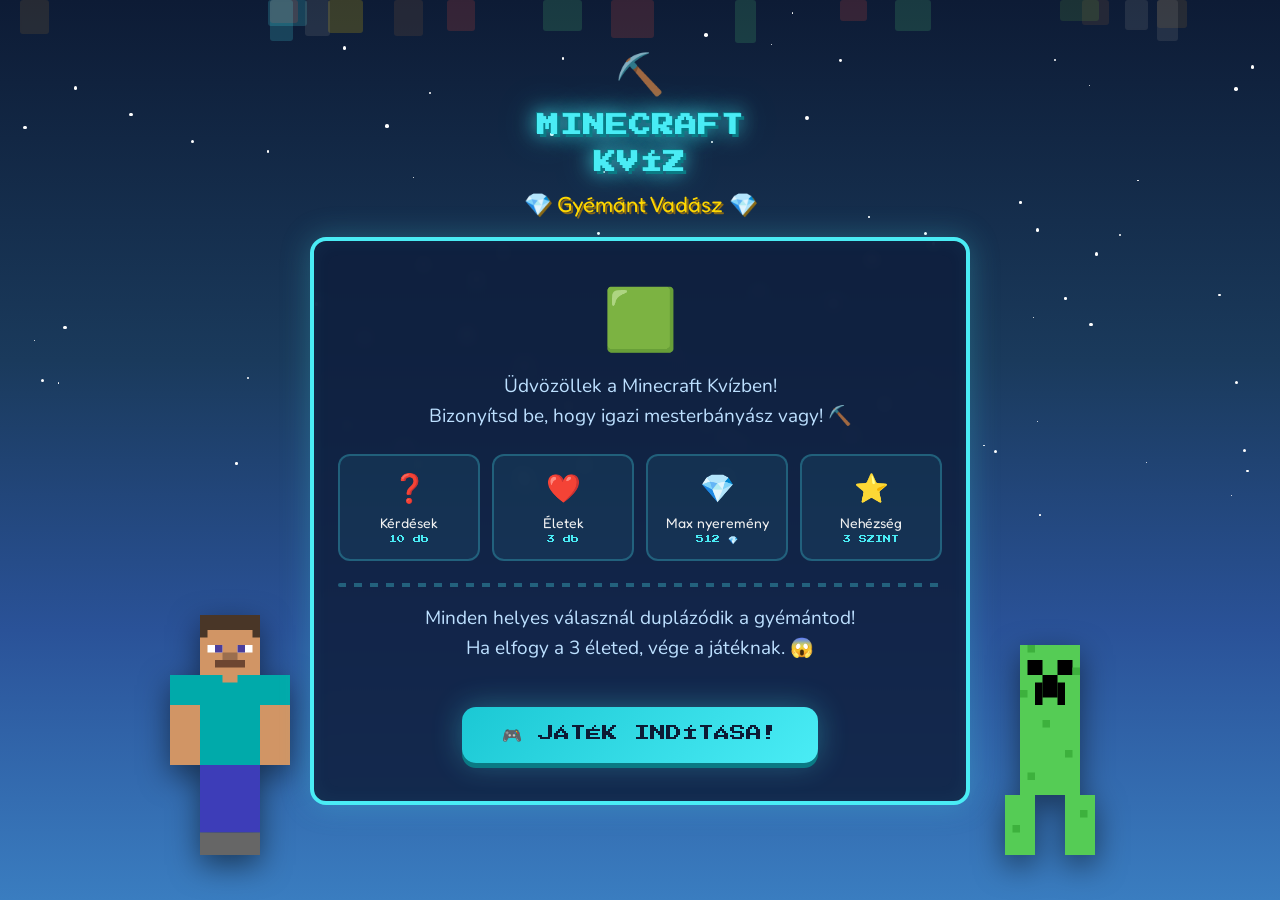
<file: index.html>
<!DOCTYPE html>
<html lang="hu">
<head>
<meta charset="UTF-8">
<meta name="viewport" content="width=device-width, initial-scale=1.0">
<title>Minecraft Kvíz 💎</title>
<style>
  @import url('https://fonts.googleapis.com/css2?family=Press+Start+2P&family=Fredoka+One&family=Nunito:wght@600;700;800&display=swap');

  :root {
    --dirt: #8B5E3C;
    --grass: #5D9B3A;
    --stone: #8A8A8A;
    --diamond: #4AECF5;
    --diamond-dark: #1BC8D4;
    --gold: #FFD700;
    --sky: #87CEEB;
    --night: #1a2a4a;
    --green: #3CB371;
    --red: #E74C3C;
    --yellow: #F9CA24;
    --wood: #966F33;
    --emerald: #50C878;
    --purple: #9B59B6;
    --white: #F0F0F0;
    --bg: #1a3a5c;
  }

  * { margin: 0; padding: 0; box-sizing: border-box; }

  body {
    font-family: 'Nunito', sans-serif;
    background: var(--bg);
    min-height: 100vh;
    overflow-x: hidden;
    position: relative;
  }

  /* Pixel sky background */
  body::before {
    content: '';
    position: fixed; inset: 0;
    background:
      linear-gradient(180deg, #0d1b35 0%, #1a3a5c 40%, #2a5298 70%, #3a7dc0 100%);
    z-index: -2;
  }

  /* Stars */
  .stars {
    position: fixed; inset: 0; z-index: -1; pointer-events: none;
    overflow: hidden;
  }
  .star {
    position: absolute;
    background: white;
    border-radius: 50%;
    animation: twinkle 2s infinite alternate;
  }

  @keyframes twinkle {
    from { opacity: 0.3; transform: scale(1); }
    to   { opacity: 1;   transform: scale(1.4); }
  }

  /* Floating blocks */
  .floating-blocks {
    position: fixed; inset: 0; z-index: -1; pointer-events: none; overflow: hidden;
  }
  .block {
    position: absolute;
    width: 36px; height: 36px;
    opacity: 0.18;
    animation: floatUp linear infinite;
    image-rendering: pixelated;
  }
  @keyframes floatUp {
    from { transform: translateY(110vh) rotate(0deg); }
    to   { transform: translateY(-10vh) rotate(360deg); }
  }

  /* Layout */
  .container {
    max-width: 700px;
    margin: 0 auto;
    padding: 20px;
    position: relative;
    z-index: 1;
  }

  /* Header */
  .header {
    text-align: center;
    padding: 28px 20px 20px;
  }
  .header h1 {
    font-family: 'Press Start 2P', monospace;
    font-size: clamp(14px, 4vw, 22px);
    color: var(--diamond);
    text-shadow:
      3px 3px 0 #0a7a84,
      -1px -1px 0 #0a7a84,
      0 0 20px var(--diamond),
      0 0 40px #4AECF566;
    line-height: 1.7;
    letter-spacing: 1px;
  }
  .header .subtitle {
    font-family: 'Fredoka One', cursive;
    font-size: clamp(16px, 4vw, 22px);
    color: var(--gold);
    margin-top: 8px;
    text-shadow: 2px 2px 0 #8B6914;
  }
  .header .deco {
    font-size: clamp(24px, 6vw, 40px);
    margin-bottom: 6px;
    display: block;
    animation: bounce 1.5s infinite;
  }
  @keyframes bounce {
    0%,100% { transform: translateY(0); }
    50%      { transform: translateY(-10px); }
  }

  /* Card */
  .card {
    background: rgba(15,30,60,0.85);
    border: 4px solid var(--diamond);
    border-radius: 16px;
    padding: 28px 24px;
    box-shadow:
      0 0 30px #4AECF540,
      inset 0 0 20px rgba(74,236,245,0.05);
    backdrop-filter: blur(6px);
    margin-bottom: 20px;
  }

  /* Progress bar */
  .progress-row {
    display: flex;
    align-items: center;
    gap: 12px;
    margin-bottom: 18px;
    flex-wrap: wrap;
  }
  .progress-label {
    font-family: 'Press Start 2P', monospace;
    font-size: 9px;
    color: var(--diamond);
    white-space: nowrap;
  }
  .progress-bar {
    flex: 1;
    height: 14px;
    background: #1a2a4a;
    border-radius: 7px;
    border: 2px solid var(--diamond-dark);
    overflow: hidden;
    min-width: 100px;
  }
  .progress-fill {
    height: 100%;
    background: linear-gradient(90deg, var(--diamond-dark), var(--diamond));
    border-radius: 7px;
    transition: width 0.4s ease;
    box-shadow: 0 0 8px var(--diamond);
  }

  /* Lives */
  .lives {
    display: flex; gap: 8px;
    align-items: center;
  }
  .heart {
    font-size: 26px;
    transition: transform 0.3s, filter 0.3s;
  }
  .heart.lost {
    filter: grayscale(1) opacity(0.3);
    transform: scale(0.85);
  }
  @keyframes heartbeat {
    0%,100% { transform: scale(1); }
    30%      { transform: scale(1.4); }
    60%      { transform: scale(1.1); }
  }

  /* Difficulty badge */
  .diff-badge {
    display: inline-block;
    font-family: 'Press Start 2P', monospace;
    font-size: 8px;
    padding: 5px 12px;
    border-radius: 20px;
    margin-bottom: 14px;
  }
  .diff-easy   { background: #1a4a1a; color: var(--emerald); border: 2px solid var(--emerald); }
  .diff-medium { background: #4a3a0a; color: var(--gold);    border: 2px solid var(--gold); }
  .diff-hard   { background: #4a0a0a; color: #FF6B6B;        border: 2px solid #FF6B6B; }

  /* Prize indicator */
  .prize-row {
    display: flex; justify-content: center; gap: 6px;
    flex-wrap: wrap;
    margin-bottom: 20px;
  }
  .prize-gem {
    font-size: 20px;
    transition: all 0.3s;
    filter: grayscale(0.7) opacity(0.4);
  }
  .prize-gem.active {
    filter: none;
    transform: scale(1.2);
    animation: gemGlow 1s infinite alternate;
  }
  .prize-gem.earned {
    filter: none;
    transform: scale(1.1);
  }
  @keyframes gemGlow {
    from { filter: brightness(1); }
    to   { filter: brightness(1.5) drop-shadow(0 0 6px var(--diamond)); }
  }

  /* Question */
  .question-num {
    font-family: 'Press Start 2P', monospace;
    font-size: 9px;
    color: #aaa;
    margin-bottom: 8px;
  }
  .question-text {
    font-family: 'Fredoka One', cursive;
    font-size: clamp(18px, 5vw, 26px);
    color: var(--white);
    margin-bottom: 22px;
    line-height: 1.5;
    text-shadow: 1px 1px 4px #000;
  }

  /* Answers */
  .answers {
    display: grid;
    grid-template-columns: 1fr 1fr;
    gap: 12px;
  }
  @media (max-width: 480px) {
    .answers { grid-template-columns: 1fr; }
  }

  .answer-btn {
    position: relative;
    padding: 14px 12px;
    border: 3px solid;
    border-radius: 12px;
    font-family: 'Fredoka One', cursive;
    font-size: clamp(14px, 3.5vw, 18px);
    cursor: pointer;
    transition: all 0.18s;
    text-align: left;
    line-height: 1.3;
    overflow: hidden;
    background: transparent;
    display: flex; align-items: center; gap: 10px;
  }
  .answer-btn::before {
    content: '';
    position: absolute; inset: 0;
    opacity: 0;
    transition: opacity 0.2s;
  }
  .answer-btn:hover:not(:disabled)::before { opacity: 1; }
  .answer-btn:active:not(:disabled) { transform: scale(0.97); }

  .ans-a { border-color: #4A90E2; color: #7DC0FF; }
  .ans-a::before { background: #4A90E215; }
  .ans-a:hover:not(:disabled) { background: #4A90E220; box-shadow: 0 0 12px #4A90E240; }

  .ans-b { border-color: #E74C3C; color: #FF9090; }
  .ans-b::before { background: #E74C3C15; }
  .ans-b:hover:not(:disabled) { background: #E74C3C20; box-shadow: 0 0 12px #E74C3C40; }

  .ans-c { border-color: #F9CA24; color: #FFE77A; }
  .ans-c::before { background: #F9CA2415; }
  .ans-c:hover:not(:disabled) { background: #F9CA2420; box-shadow: 0 0 12px #F9CA2440; }

  .ans-d { border-color: #6C5CE7; color: #B8A9FF; }
  .ans-d::before { background: #6C5CE715; }
  .ans-d:hover:not(:disabled) { background: #6C5CE720; box-shadow: 0 0 12px #6C5CE740; }

  .answer-btn .letter {
    font-family: 'Press Start 2P', monospace;
    font-size: 10px;
    width: 22px; height: 22px;
    display: flex; align-items: center; justify-content: center;
    border-radius: 6px;
    flex-shrink: 0;
  }
  .ans-a .letter { background: #4A90E230; border: 1px solid #4A90E2; color: #7DC0FF; }
  .ans-b .letter { background: #E74C3C30; border: 1px solid #E74C3C; color: #FF9090; }
  .ans-c .letter { background: #F9CA2430; border: 1px solid #F9CA24; color: #FFE77A; }
  .ans-d .letter { background: #6C5CE730; border: 1px solid #6C5CE7; color: #B8A9FF; }

  .answer-btn.correct {
    background: #1a4a1a !important;
    border-color: var(--emerald) !important;
    color: var(--emerald) !important;
    animation: correctFlash 0.5s ease;
  }
  .answer-btn.wrong {
    background: #4a1a1a !important;
    border-color: var(--red) !important;
    color: var(--red) !important;
    animation: wrongShake 0.4s ease;
  }
  @keyframes correctFlash {
    0%   { transform: scale(1); }
    40%  { transform: scale(1.05); }
    100% { transform: scale(1); }
  }
  @keyframes wrongShake {
    0%,100% { transform: translateX(0); }
    20%      { transform: translateX(-6px); }
    60%      { transform: translateX(6px); }
  }

  /* Feedback */
  .feedback {
    text-align: center;
    font-family: 'Fredoka One', cursive;
    font-size: clamp(18px, 5vw, 26px);
    margin-top: 18px;
    min-height: 40px;
    transition: all 0.3s;
  }
  .feedback.correct { color: var(--emerald); text-shadow: 0 0 12px #50C87880; }
  .feedback.wrong   { color: #FF7070;       text-shadow: 0 0 12px #FF707080; }

  /* Next button */
  .next-btn {
    display: block;
    margin: 20px auto 0;
    padding: 14px 40px;
    font-family: 'Press Start 2P', monospace;
    font-size: 13px;
    background: linear-gradient(135deg, var(--diamond-dark), var(--diamond));
    color: #0d1b35;
    border: none;
    border-radius: 12px;
    cursor: pointer;
    box-shadow: 0 4px 0 #0a7a84, 0 0 20px #4AECF540;
    transition: all 0.15s;
    display: none;
  }
  .next-btn:hover { transform: translateY(-2px); box-shadow: 0 6px 0 #0a7a84, 0 0 30px #4AECF560; }
  .next-btn:active { transform: translateY(2px); box-shadow: 0 2px 0 #0a7a84; }
  .next-btn.visible { display: block; }

  /* Screens */
  .screen { display: none; }
  .screen.active { display: block; }

  /* Start screen */
  .start-content { text-align: center; }
  .start-content p {
    font-family: 'Nunito', sans-serif;
    font-size: clamp(15px, 4vw, 19px);
    color: #BDE0FF;
    margin-bottom: 12px;
    line-height: 1.6;
  }
  .info-grid {
    display: grid;
    grid-template-columns: repeat(auto-fit, minmax(130px, 1fr));
    gap: 12px;
    margin: 22px 0;
  }
  .info-item {
    background: rgba(74,236,245,0.07);
    border: 2px solid rgba(74,236,245,0.25);
    border-radius: 12px;
    padding: 14px 10px;
    text-align: center;
  }
  .info-item .icon { font-size: 28px; display: block; margin-bottom: 6px; }
  .info-item .label {
    font-family: 'Fredoka One', cursive;
    font-size: 14px;
    color: var(--white);
    display: block;
  }
  .info-item .value {
    font-family: 'Press Start 2P', monospace;
    font-size: 8px;
    color: var(--diamond);
    display: block;
    margin-top: 4px;
  }

  .big-btn {
    font-family: 'Press Start 2P', monospace;
    font-size: clamp(12px, 3vw, 16px);
    padding: 18px 40px;
    background: linear-gradient(135deg, #1BC8D4, #4AECF5);
    color: #0d1b35;
    border: none;
    border-radius: 14px;
    cursor: pointer;
    box-shadow: 0 5px 0 #0a7a84, 0 0 30px #4AECF550;
    transition: all 0.15s;
    margin: 10px auto;
    display: inline-block;
  }
  .big-btn:hover { transform: translateY(-3px); box-shadow: 0 8px 0 #0a7a84, 0 0 40px #4AECF570; }
  .big-btn:active { transform: translateY(3px); box-shadow: 0 2px 0 #0a7a84; }

  /* End screen */
  .end-content { text-align: center; }
  .result-big {
    font-family: 'Press Start 2P', monospace;
    font-size: clamp(12px, 4vw, 20px);
    color: var(--diamond);
    text-shadow: 0 0 20px var(--diamond);
    margin-bottom: 10px;
    line-height: 1.7;
  }
  .diamonds-display {
    font-size: clamp(40px, 12vw, 70px);
    margin: 16px 0;
    animation: bigBounce 1s ease infinite;
  }
  @keyframes bigBounce {
    0%,100% { transform: scale(1); }
    50%      { transform: scale(1.1) rotate(-5deg); }
  }
  .praise {
    font-family: 'Fredoka One', cursive;
    font-size: clamp(20px, 5vw, 30px);
    color: var(--gold);
    text-shadow: 2px 2px 0 #8B6914;
    margin: 14px 0;
    line-height: 1.4;
  }
  .diamond-count {
    font-family: 'Press Start 2P', monospace;
    font-size: clamp(14px, 4vw, 22px);
    color: var(--emerald);
    margin: 14px 0;
    text-shadow: 0 0 16px var(--emerald);
  }
  .confetti-area {
    position: fixed; inset: 0; pointer-events: none; z-index: 100;
    overflow: hidden;
  }
  .conf {
    position: absolute;
    width: 10px; height: 10px;
    top: -20px;
    border-radius: 2px;
    animation: confettiFall linear forwards;
  }
  @keyframes confettiFall {
    to { transform: translateY(110vh) rotate(720deg); opacity: 0; }
  }

  /* Pixel creeper deco */
  .creeper-deco {
    font-size: clamp(36px, 10vw, 60px);
    display: block;
    margin: 10px auto;
    animation: creepBounce 0.8s infinite alternate;
  }
  @keyframes creepBounce {
    from { transform: translateY(0) rotate(-3deg); }
    to   { transform: translateY(-8px) rotate(3deg); }
  }

  /* Streak */
  .streak-msg {
    font-family: 'Fredoka One', cursive;
    font-size: 18px;
    color: var(--gold);
    text-align: center;
    margin-top: 8px;
    min-height: 28px;
  }

  /* Divider */
  .px-divider {
    height: 4px;
    background: repeating-linear-gradient(90deg, var(--diamond) 0, var(--diamond) 8px, transparent 8px, transparent 16px);
    border-radius: 2px;
    margin: 16px 0;
    opacity: 0.3;
  }
  /* Side characters */
  .side-character {
    position: absolute;
    bottom: -10px;
    z-index: -1;
    display: flex;
    flex-direction: column;
    align-items: center;
    filter: drop-shadow(0 10px 15px rgba(0,0,0,0.5));
    pointer-events: none;
  }

  .steve-char {
    left: -120px;
    animation: idleSteve 4s infinite alternate ease-in-out;
    transform-origin: bottom center;
  }

  .creeper-char {
    right: -120px;
    animation: idleCreeper 5s infinite alternate ease-in-out;
    transform-origin: bottom center;
  }

  @keyframes idleSteve {
    0% { transform: rotate(-2deg); }
    100% { transform: rotate(2deg); }
  }

  @keyframes idleCreeper {
    0% { transform: rotate(2deg); }
    100% { transform: rotate(-2deg); }
  }

  @media (max-width: 950px) {
    .side-character { display: none; }
  }
</style>
</head>
<body>

<div class="stars" id="stars"></div>
<div class="floating-blocks" id="floatingBlocks"></div>
<div class="confetti-area" id="confettiArea"></div>

<div class="container">
  
  <!-- Side characters directly next to the container -->
  <div class="side-character steve-char">
    <svg width="120" height="240" viewBox="0 0 16 32" xmlns="http://www.w3.org/2000/svg" style="image-rendering: pixelated;">
      <!-- Head -->
      <rect x="4" y="0" width="8" height="8" fill="#d19565"/>
      <rect x="4" y="0" width="8" height="2" fill="#493627"/>
      <rect x="4" y="2" width="1" height="1" fill="#493627"/>
      <rect x="11" y="2" width="1" height="1" fill="#493627"/>
      <rect x="5" y="4" width="2" height="1" fill="#ffffff"/>
      <rect x="6" y="4" width="1" height="1" fill="#4a3e9c"/>
      <rect x="9" y="4" width="2" height="1" fill="#ffffff"/>
      <rect x="9" y="4" width="1" height="1" fill="#4a3e9c"/>
      <rect x="7" y="5" width="2" height="1" fill="#9b6e4e"/>
      <rect x="6" y="6" width="4" height="1" fill="#6d4631"/>
      <!-- Body -->
      <rect x="4" y="8" width="8" height="12" fill="#00aaaa"/>
      <rect x="7" y="8" width="2" height="1" fill="#d19565"/>
      <!-- Arms -->
      <rect x="0" y="8" width="4" height="4" fill="#00aaaa"/>
      <rect x="0" y="12" width="4" height="8" fill="#d19565"/>
      <rect x="12" y="8" width="4" height="4" fill="#00aaaa"/>
      <rect x="12" y="12" width="4" height="8" fill="#d19565"/>
      <!-- Legs -->
      <rect x="4" y="20" width="4" height="9" fill="#3d3db8"/>
      <rect x="4" y="29" width="4" height="3" fill="#666666"/>
      <rect x="8" y="20" width="4" height="9" fill="#3d3db8"/>
      <rect x="8" y="29" width="4" height="3" fill="#666666"/>
    </svg>
  </div>

  <div class="side-character creeper-char">
    <svg width="120" height="240" viewBox="0 0 16 32" xmlns="http://www.w3.org/2000/svg" style="image-rendering: pixelated;">
      <!-- Head -->
      <rect x="4" y="4" width="8" height="8" fill="#55cc55"/>
      <rect x="5" y="6" width="2" height="2" fill="#000000"/>
      <rect x="9" y="6" width="2" height="2" fill="#000000"/>
      <rect x="7" y="8" width="2" height="3" fill="#000000"/>
      <rect x="6" y="9" width="1" height="3" fill="#000000"/>
      <rect x="9" y="9" width="1" height="3" fill="#000000"/>
      <!-- Body -->
      <rect x="4" y="12" width="8" height="12" fill="#55cc55"/>
      <!-- Legs -->
      <rect x="2" y="24" width="4" height="8" fill="#55cc55"/>
      <rect x="10" y="24" width="4" height="8" fill="#55cc55"/>
      <!-- Some darker green pixels -->
      <rect x="5" y="4" width="1" height="1" fill="#3db13d"/>
      <rect x="11" y="7" width="1" height="1" fill="#3db13d"/>
      <rect x="4" y="10" width="1" height="1" fill="#3db13d"/>
      <rect x="7" y="14" width="1" height="1" fill="#3db13d"/>
      <rect x="10" y="18" width="1" height="1" fill="#3db13d"/>
      <rect x="5" y="21" width="1" height="1" fill="#3db13d"/>
      <rect x="3" y="28" width="1" height="1" fill="#3db13d"/>
      <rect x="12" y="26" width="1" height="1" fill="#3db13d"/>
    </svg>
  </div>
  <div class="header">
    <span class="deco">⛏️</span>
    <h1>MINECRAFT<br>KVÍZ</h1>
    <div class="subtitle">💎 Gyémánt Vadász 💎</div>
  </div>

  <!-- START SCREEN -->
  <div class="screen active card" id="startScreen">
    <div class="start-content">
      <span class="creeper-deco">🟩</span>
      <p>Üdvözöllek a Minecraft Kvízben!<br>Bizonyítsd be, hogy igazi mesterbányász vagy! ⛏️</p>
      <div class="info-grid">
        <div class="info-item">
          <span class="icon">❓</span>
          <span class="label">Kérdések</span>
          <span class="value">10 db</span>
        </div>
        <div class="info-item">
          <span class="icon">❤️</span>
          <span class="label">Életek</span>
          <span class="value">3 db</span>
        </div>
        <div class="info-item">
          <span class="icon">💎</span>
          <span class="label">Max nyeremény</span>
          <span class="value">512 💎</span>
        </div>
        <div class="info-item">
          <span class="icon">⭐</span>
          <span class="label">Nehézség</span>
          <span class="value">3 SZINT</span>
        </div>
      </div>
      <div class="px-divider"></div>
      <p>Minden helyes válasznál duplázódik a gyémántod!<br>Ha elfogy a 3 életed, vége a játéknak. 😱</p>
      <br>
      <button class="big-btn" onclick="startGame()">🎮 JÁTÉK INDÍTÁSA!</button>
    </div>
  </div>

  <!-- GAME SCREEN -->
  <div class="screen card" id="gameScreen">
    <div class="progress-row">
      <span class="progress-label" id="qLabel">1/10</span>
      <div class="progress-bar"><div class="progress-fill" id="progressFill" style="width:10%"></div></div>
      <div class="lives" id="livesDisplay">
        <span class="heart" id="h1">❤️</span>
        <span class="heart" id="h2">❤️</span>
        <span class="heart" id="h3">❤️</span>
      </div>
    </div>
    <div class="prize-row" id="prizeRow"></div>
    <div id="diffBadge" class="diff-badge diff-easy">KÖNNYŰ</div>
    <div class="question-num" id="questionNum">1. KÉRDÉS</div>
    <div class="question-text" id="questionText">Betöltés...</div>
    <div class="answers" id="answersContainer"></div>
    <div class="feedback" id="feedback"></div>
    <div class="streak-msg" id="streakMsg"></div>
    <button class="next-btn" id="nextBtn" onclick="nextQuestion()">KÖVETKEZŐ ▶</button>
  </div>

  <!-- END SCREEN -->
  <div class="screen card" id="endScreen">
    <div class="end-content">
      <div class="result-big" id="resultTitle">JÁTÉK VÉGE!</div>
      <div class="diamonds-display" id="diamondDisplay">💎</div>
      <div class="diamond-count" id="diamondCount">0 gyémánt</div>
      <div class="praise" id="praiseText"></div>
      <div class="px-divider"></div>
      <button class="big-btn" onclick="restartGame()">🔄 ÚJA JÁTSZOM!</button>
    </div>
  </div>
</div>

<script>
// =================== QUESTIONS ===================
const ALL_QUESTIONS = [
  // === KÖNNYŰ (easy) ===
  { q: "Mi az alap anyag, amiből a Minecraft világ épül fel?", a: ["Kövek","Blokkok","Fák","Homok"], c: 1, diff: "easy" },
  { q: "Melyik állat ad tejet a Minecraftban?", a: ["Juh","Disznó","Tehén","Tyúk"], c: 2, diff: "easy" },
  { q: "Mi kell ahhoz, hogy túléld az első éjszakát?", a: ["Arany","Étel","Vas","Menedék és ágy"], c: 3, diff: "easy" },
  { q: "Melyik fa a legelterjedtebb a játékban?", a: ["Nyírfa","Sötét tölgy","Tölgyfa","Akác"], c: 2, diff: "easy" },
  { q: "Milyen színű a Kúszó (Creeper)?", a: ["Piros","Kék","Zöld","Sárga"], c: 2, diff: "easy" },
  { q: "Mit ad a tehén, ha megölöd?", a: ["Gyapjút","Bőrt és nyers marhahúst","Tojást","Tejet"], c: 1, diff: "easy" },
  { q: "Melyik eszközzel vágsz fát a leggyorsabban?", a: ["Kard","Ásó","Fejsze","Csákány"], c: 2, diff: "easy" },
  { q: "Mi kell egy ágy elkészítéséhez?", a: ["Kő és fa","Gyapjú és deszka","Vas és gyapjú","Föld és kő"], c: 1, diff: "easy" },
  { q: "Hány hely (slot) van a játékos alapvető hátizsákjában (leltárában)?", a: ["27","36","45","54"], c: 1, diff: "easy" },
  { q: "Melyik állat tojik tojást?", a: ["Disznó","Tyúk","Tehén","Kecske"], c: 1, diff: "easy" },
  { q: "Mi a Végzetmanó (Enderman) különlegessége?", a: ["Repül","Teleportál és nem szereti a vizet","Robban","Mérgez"], c: 1, diff: "easy" },
  { q: "Milyen anyagból készül a legelső szerszám a legtöbb esetben?", a: ["Kőből","Vasból","Fából","Aranyból"], c: 2, diff: "easy" },
  { q: "Melyik életközösségben (biome-ban) esik a hó?", a: ["Sivatag","Dzsungel","Havas tundra","Szavanna"], c: 2, diff: "easy" },
  { q: "Mi történik a Zombi (Zombie) szörnnyel nappal, ha napfény éri?", a: ["Alszik","Meggyullad és elég","Elmenekül","Elbújik a föld alá"], c: 1, diff: "easy" },
  { q: "Melyik a legkevésbé tartós anyag szerszámkészítéshez?", a: ["Arany","Vas","Kő","Fa"], c: 0, diff: "easy" },
  { q: "Mivel lehet a leggyorsabban ásni a földet és a homokot?", a: ["Csákány","Fejsze","Kapa","Ásó"], c: 3, diff: "easy" },
  { q: "Mit eszik a birka, hogy visszanőjön a gyapja?", a: ["Füvet","Búzát","Sárgarépát","Virágot"], c: 0, diff: "easy" },
  { q: "Hány bot (stick) és szén (coal) kell 4 fáklya elkészítéséhez?", a: ["1 bot, 1 szén","2 bot, 1 szén","1 bot, 2 szén","4 bot, 4 szén"], c: 0, diff: "easy" },

  // === KÖZEPES (medium) ===
  { q: "Melyik ércből kapod a legtöbb tapasztalati pontot (XP) bányászatkor?", a: ["Kőszén","Vas","Gyémánt","Lapis lazuli"], c: 2, diff: "medium" },
  { q: "Mire használható a Nether Csillag (Nether Star)?", a: ["Jelzőtűz (Beacon) készítésére","Varázslóasztalhoz","Portál nyitásához","Sárkánytojás kikeléséhez"], c: 0, diff: "medium" },
  { q: "Hány élete (szíve) van alapból a játékosnak?", a: ["8","10","12","20"], c: 1, diff: "medium" },
  { q: "Melyik szörny dobja el a Wither Rózsát (Wither Rose), ha megöl valamit?", a: ["Kúszó (Creeper)","Csontváz (Skeleton)","Wither Főnök (Wither Boss)","Őrláng (Blaze)"], c: 2, diff: "medium" },
  { q: "Mi kell a Netherite szerszám elkészítéséhez?", a: ["Netherite rúd + vas szerszám","Netherite rúd + gyémánt szerszám","Csak netherite rúd","Netherite rúd + arany szerszám"], c: 1, diff: "medium" },
  { q: "Melyik életközösségben (biome-ban) él az ocelot?", a: ["Sivatag","Dzsungel","Tundra","Szavanna"], c: 1, diff: "medium" },
  { q: "Hány perc egy teljes nappal-éjszaka ciklus a játékban (valós időben)?", a: ["5 perc","10 perc","20 perc","15 perc"], c: 2, diff: "medium" },
  { q: "Mivel lehet megszelídíteni a farkasokat?", a: ["Csonttal","Nyers hússal","Hallal","Kenyérrel"], c: 0, diff: "medium" },
  { q: "Hogy hívják azt a Nether életközösséget, ahol a Malacemberek (Piglin) élnek?", a: ["Nether Pusztaság","Karmazsin Erdő (Crimson Forest)","Torz Erdő (Warped Forest)","Lélekhomok Völgy"], c: 1, diff: "medium" },
  { q: "Melyik varázslat (enchantment) teszi a kardot erősebbé?", a: ["Hatékonyság (Efficiency)","Sújtás (Sharpness)","Szerencse (Fortune)","Fosztogatás (Looting)"], c: 1, diff: "medium" },
  { q: "Mit dobhat a Wither Csontváz (Wither Skeleton), ha legyőzöd?", a: ["Csontot és szenet","Végzetgyöngyöt","Wither Csontváz Koponyát","Lávavödröt"], c: 2, diff: "medium" },
  { q: "Mi a minimális Obszidián mennyiség, ami egy Nether-portálhoz kell?", a: ["8","10","12","14"], c: 1, diff: "medium" },
  { q: "Melyik állat szeret tárgyakat a szájában hordani?", a: ["Rabló (Pillager)","Végzetmanó (Enderman)","Róka (Fox)","Allay"], c: 2, diff: "medium" },
  { q: "Mi kell egy Varázslóasztal (Enchanting Table) elkészítéséhez?", a: ["Gyémánt + obszidián + könyv","Gyémánt + kő + könyv","Vas + obszidián + könyv","Gyémánt + deszka + könyv"], c: 0, diff: "medium" },
  { q: "Melyik bájital (potion) elkészítéséhez kell Őrláng Por (Blaze Powder)?", a: ["Sebesség bájital","Erő bájital (Strength)","Láthatatlanság bájital","Gyógyító bájital"], c: 1, diff: "medium" },
  { q: "Hány blokk mélységben (Y koordináta) érdemes leginkább gyémántot keresni az újabb verziókban?", a: ["Y=16 alatt","Y=0 körül","Y=-58 körül","Y=-100 alatt"], c: 2, diff: "medium" },
  { q: "Mit ad a Nyálka (Slime), ha elpusztítod a legkisebb formáját?", a: ["Zöld festéket","Nyálkagolyót (Slimeball)","Pókhálót","Tapasztalati üveget"], c: 1, diff: "medium" },
  { q: "Milyen blokkot kell használni, hogy a víz ne fagyjon be hóesésben?", a: ["Fáklya vagy fényforrás","Homok","Üveg","Lélekhomok"], c: 0, diff: "medium" },
  { q: "Mi a neve annak a fának, amelyik a Nether Torz Erdejében nő?", a: ["Karmazsin fa","Torz fa (Warped stem)","Sötét tölgy","Szellemfűz"], c: 1, diff: "medium" },
  { q: "Hogyan készíthetsz Végzet Szemét (Eye of Ender)?", a: ["Végzetgyöngy + Őrláng Por","Végzetgyöngy + Pók Szem","Üveg + Őrláng Por","Végzetgyöngy + Obszidián"], c: 0, diff: "medium" },

  // === NEHÉZ (hard) ===
  { q: "Melyik varázslat kell ahhoz, hogy a blokkot eredeti formájában bányászd ki (pl. érc helyett maga az ércblokk esik ki)?", a: ["Hatékonyság V","Selymes Érintés (Silk Touch)","Szerencse III","Javítás (Mending)"], c: 1, diff: "hard" },
  { q: "Mire való a Mágneskő (Lodestone)?", a: ["Portál nyitásához","Iránytű hozzárendeléséhez, hogy mindig arra mutasson","Jelzőtűz (Beacon) erősítéséhez","Tárgyak vonzásához"], c: 1, diff: "hard" },
  { q: "Melyik a legmagasabb szintű Sújtás (Sharpness) varázslat a játékban túlélő módban?", a: ["Sújtás III","Sújtás IV","Sújtás V","Sújtás VI"], c: 2, diff: "hard" },
  { q: "Hogyan idézheted meg a Wither Főnököt (Wither Boss)?", a: ["4 Lélekhomok + 3 Wither Koponya","Nether portálba lávát öntve","3 Lélekhomok + 4 Csontváz Koponya","Az Endben a sárkánytojás felrobbantásával"], c: 0, diff: "hard" },
  { q: "Kitől szerezheted meg a Halhatatlanság Totemjét (Totem of Undying)?", a: ["Idéző (Evoker) legyőzésével","Falusi pappal való kereskedéssel","Dungeon ládából","Boszorkány (Witch) legyőzésével"], c: 0, diff: "hard" },
  { q: "Hány Őrláng Rúd (Blaze Rod) kell egy Főzőállvány (Brewing Stand) elkészítéséhez?", a: ["1","2","3","4"], c: 0, diff: "hard" },
  { q: "Melyik életközösségben (biome-ban) találod az Ősi Várost (Ancient City)?", a: ["Mély Sötétség (Deep Dark)","Nether","Végzet (The End)","Dzsungel"], c: 0, diff: "hard" },
  { q: "Mi az Allay különlegessége a többi mobhoz képest?", a: ["Tüzet okád","Zenére táncol és adott tárgyakat gyűjt","Teleportál","Meggyógyítja a játékost"], c: 1, diff: "hard" },
  { q: "Melyik varázslat (enchantment) hozza vissza az eldobott Szigonyt (Trident)?", a: ["Hűség (Loyalty)","Örvény (Riptide)","Nyársalás (Impaling)","Közvetítés (Channeling)"], c: 0, diff: "hard" },
  { q: "Hány gyémántra van szükség egy teljes gyémánt páncélzat (sisak, mellvért, nadrág, csizma) elkészítéséhez?", a: ["20","22","24","28"], c: 2, diff: "hard" },
  { q: "Miből nyeri vissza az életerejét a Végzetsárkány (Ender Dragon)?", a: ["A lebegő szigetekből","Végzet Kristályokból (End Crystal)","A Végzetmanókból (Enderman)","A sötétségből"], c: 1, diff: "hard" },
  { q: "Milyen anyagból készül az Újraéledés Horgonya (Respawn Anchor)?", a: ["Obszidián + Izzókő (Glowstone)","Síró Obszidián + Izzókő","Obszidián + Arany","Netherrack + Arany"], c: 1, diff: "hard" },
  { q: "Melyik szörny képes vakságot (Blindness) okozni a játékosnak az Ősi Városban?", a: ["Végzetmanó (Enderman)","Warden (Őr)","Barlangi Pók (Cave Spider)","Idéző (Evoker)"], c: 1, diff: "hard" },
  { q: "Mi a maximum szintje a Hatékonyság (Efficiency) varázslatnak túlélő módban?", a: ["IV","V","VI","VII"], c: 1, diff: "hard" },
  { q: "Hogyan lehet Gyógyulás bájitalt (Potion of Healing) főzni?", a: ["Fura bájital + Csillogó dinnyeszelet","Fura bájital + Aranyrépa","Fura bájital + Pók szem","Vizes üveg + Magmakrém"], c: 0, diff: "hard" },
  { q: "Mit ejt el a Shulker, amiből Shulker Doboz (Shulker Box) készíthető?", a: ["Shulker Gyöngyöt","Shulker Páncélt (Shulker Shell)","Végzetkristályt","Lebegő italt"], c: 1, diff: "hard" },
  { q: "Mi történik, ha egy Malac (Pig) villámcsapást szenved?", a: ["Megsül és főtt sertéshúst ad","Zombi Malacemberré (Zombified Piglin) változik","Kúszóvá (Creeper) változik","Felrobban"], c: 1, diff: "hard" },
  { q: "Kik élnek az Erdei Kúriában (Woodland Mansion)?", a: ["Falusiak","Boszorkányok és Zombik (Zombie)","Rablók (Pillager), Baltások (Vindicator) és Idézők (Evoker)","Csak Végzetmanók (Enderman)"], c: 2, diff: "hard" },
];

// Prize sequence
const PRIZES = [1, 2, 4, 8, 16, 32, 64, 128, 256, 512];
const PRIZE_EMOJI = "💎";

// Game state
let state = {};

function shuffle(arr) {
  const a = [...arr];
  for (let i = a.length - 1; i > 0; i--) {
    const j = Math.floor(Math.random() * (i + 1));
    [a[i], a[j]] = [a[j], a[i]];
  }
  return a;
}

function pickQuestions() {
  const easy   = shuffle(ALL_QUESTIONS.filter(q => q.diff === "easy")).slice(0, 4);
  const medium = shuffle(ALL_QUESTIONS.filter(q => q.diff === "medium")).slice(0, 3);
  const hard   = shuffle(ALL_QUESTIONS.filter(q => q.diff === "hard")).slice(0, 3);
  return [...easy, ...medium, ...hard];
}

function startGame() {
  state = {
    questions: pickQuestions(),
    current: 0,
    lives: 3,
    diamonds: 0,
    streak: 0,
    active: true
  };
  showScreen("gameScreen");
  renderQuestion();
}

function restartGame() {
  document.getElementById("confettiArea").innerHTML = "";
  startGame();
}

function showScreen(id) {
  document.querySelectorAll(".screen").forEach(s => s.classList.remove("active"));
  document.getElementById(id).classList.add("active");
}

function renderLives() {
  for (let i = 1; i <= 3; i++) {
    const h = document.getElementById("h" + i);
    h.classList.toggle("lost", i > state.lives);
    if (i > state.lives) h.style.animation = "none";
    else { h.style.animation = ""; }
  }
}

function renderPrizeRow() {
  const row = document.getElementById("prizeRow");
  row.innerHTML = "";
  for (let i = 0; i < 10; i++) {
    const span = document.createElement("span");
    span.className = "prize-gem";
    if (i < state.current) span.classList.add("earned");
    if (i === state.current) span.classList.add("active");
    span.title = PRIZES[i] + " 💎";
    span.textContent = PRIZE_EMOJI;
    row.appendChild(span);
  }
}

function renderQuestion() {
  const q = state.questions[state.current];
  const num = state.current + 1;

  // Progress
  document.getElementById("qLabel").textContent = num + "/10";
  document.getElementById("progressFill").style.width = (num * 10) + "%";

  // Lives
  renderLives();

  // Prize row
  renderPrizeRow();

  // Difficulty badge
  const badge = document.getElementById("diffBadge");
  badge.className = "diff-badge";
  if (q.diff === "easy")   { badge.classList.add("diff-easy");   badge.textContent = "⭐ KÖNNYŰ"; }
  if (q.diff === "medium") { badge.classList.add("diff-medium"); badge.textContent = "⭐⭐ KÖZEPES"; }
  if (q.diff === "hard")   { badge.classList.add("diff-hard");   badge.textContent = "⭐⭐⭐ NEHÉZ"; }

  document.getElementById("questionNum").textContent = num + ". KÉRDÉS";
  document.getElementById("questionText").textContent = q.q;

  // Shuffle answers
  const letters = ["A","B","C","D"];
  const cls = ["ans-a","ans-b","ans-c","ans-d"];
  const indices = shuffle([0,1,2,3]);
  const answerOrder = indices.map(i => ({ text: q.a[i], original: i }));

  const container = document.getElementById("answersContainer");
  container.innerHTML = "";
  answerOrder.forEach((ans, idx) => {
    const btn = document.createElement("button");
    btn.className = "answer-btn " + cls[idx];
    btn.innerHTML = `<span class="letter">${letters[idx]}</span><span>${ans.text}</span>`;
    btn.dataset.original = ans.original;
    btn.onclick = () => handleAnswer(btn, ans.original === q.c, answerOrder, q.c);
    container.appendChild(btn);
  });

  document.getElementById("feedback").textContent = "";
  document.getElementById("feedback").className = "feedback";
  document.getElementById("streakMsg").textContent = "";
  document.getElementById("nextBtn").classList.remove("visible");
}

function handleAnswer(btn, isCorrect, answerOrder, correctOriginal) {
  if (!state.active) return;

  // Disable all buttons
  document.querySelectorAll(".answer-btn").forEach(b => b.disabled = true);

  if (isCorrect) {
    btn.classList.add("correct");
    state.diamonds = PRIZES[state.current];
    state.streak++;
    const feedback = document.getElementById("feedback");
    feedback.className = "feedback correct";
    const msgs = ["🎉 HELYES! Remek!","✅ IGEN! Szuper vagy!","💎 BRAVO! Mester!","🌟 WOW! Tökéletes!","⚡ IGEN! Zseniális!"];
    feedback.textContent = msgs[Math.floor(Math.random() * msgs.length)];
    // Streak message
    if (state.streak >= 3) {
      const sm = document.getElementById("streakMsg");
      sm.textContent = "🔥 " + state.streak + " egymást követő helyes válasz! Tűzben vagy!";
    }
    // Animate prize gem
    setTimeout(() => {
      const gems = document.querySelectorAll(".prize-gem");
      if (gems[state.current]) {
        gems[state.current].classList.remove("active");
        gems[state.current].classList.add("earned");
      }
    }, 400);
  } else {
    btn.classList.add("wrong");
    state.lives--;
    state.streak = 0;
    // Reveal correct answer
    document.querySelectorAll(".answer-btn").forEach(b => {
      if (parseInt(b.dataset.original) === correctOriginal) b.classList.add("correct");
    });
    const feedback = document.getElementById("feedback");
    feedback.className = "feedback wrong";
    const msgs = ["😅 Sajnos nem jó...","💔 Nem ez volt!","🙈 Majdnem! Próbáld újra!","😬 Óh nem! De semmi gond!"];
    feedback.textContent = msgs[Math.floor(Math.random() * msgs.length)];
    renderLives();
    if (state.lives <= 0) {
      setTimeout(() => endGame(false), 1200);
      return;
    }
  }

  document.getElementById("nextBtn").classList.add("visible");

  if (state.current === 9 && isCorrect) {
    setTimeout(() => endGame(true), 1400);
    return;
  }
}

function nextQuestion() {
  state.current++;
  if (state.current >= 10) {
    endGame(state.diamonds === PRIZES[9]);
    return;
  }
  renderQuestion();
}

function endGame(won) {
  showScreen("endScreen");
  const d = state.diamonds;
  let title, praise;

  if (d === 0) {
    title = "😢 JÁTÉK VÉGE!";
    praise = "Ne add fel! Próbáld újra, és biztosan menni fog! 💪 Minden mesterbányász így kezdte!";
  } else if (d <= 4) {
    title = "🌱 JÓ KEZDÉS!";
    praise = "Szép munka! Már bányász vagy! Gyakorolj még és hamarosan profi leszel! 🪓";
  } else if (d <= 32) {
    title = "⚒️ BÁNYÁSZ VAGY!";
    praise = "Nagyon ügyes voltál! Egyre közelebb vagy a mestercímhez! Büszke lehetsz magadra! 🌟";
  } else if (d <= 128) {
    title = "💎 GYÉMÁNT BÁNYÁSZ!";
    praise = "Hihetetlen teljesítmény! Igazi gyémántvadász vagy! A barátaid biztosan irigykednek! 🏆";
  } else if (d === 512) {
    title = "👑 MINECRAFT MESTER!";
    praise = "TÖKÉLETES! Te vagy a legjobb Minecraft-tudós! Steve és Alex is büszke lenne rád! 🎊🎉";
  } else {
    title = "🔥 SZUPER JÁTÉK!";
    praise = "Fantasztikusan teljesítettél! Igazi mesterbányász vagy! 💎⛏️";
  }

  document.getElementById("resultTitle").textContent = title;
  document.getElementById("diamondCount").textContent = d + " gyémánt összegyűjtve!";
  document.getElementById("praiseText").textContent = praise;

  // Diamond display
  const dd = document.getElementById("diamondDisplay");
  if (d === 0) dd.textContent = "😢";
  else if (d <= 8) dd.textContent = "💎";
  else if (d <= 64) dd.textContent = "💎💎";
  else dd.textContent = "💎💎💎";

  if (d > 0) launchConfetti();
}

// =================== VISUALS ===================
function makeStars() {
  const c = document.getElementById("stars");
  for (let i = 0; i < 80; i++) {
    const s = document.createElement("div");
    s.className = "star";
    const size = Math.random() * 3 + 1;
    s.style.cssText = `
      width:${size}px;height:${size}px;
      left:${Math.random()*100}%;
      top:${Math.random()*60}%;
      animation-delay:${Math.random()*3}s;
      animation-duration:${1.5+Math.random()*2}s;
    `;
    c.appendChild(s);
  }
}

const BLOCK_COLORS = [
  "#5D9B3A","#8B5E3C","#8A8A8A","#4AECF5",
  "#FFD700","#966F33","#50C878","#E74C3C"
];
function makeFloatingBlocks() {
  const c = document.getElementById("floatingBlocks");
  for (let i = 0; i < 18; i++) {
    const b = document.createElement("div");
    b.className = "block";
    const color = BLOCK_COLORS[Math.floor(Math.random() * BLOCK_COLORS.length)];
    b.style.cssText = `
      left:${Math.random()*100}%;
      width:${20+Math.random()*24}px;
      height:${20+Math.random()*24}px;
      background:${color};
      border:2px solid ${color}cc;
      animation-duration:${8+Math.random()*12}s;
      animation-delay:${Math.random()*-15}s;
      border-radius:3px;
    `;
    c.appendChild(b);
  }
}

function launchConfetti() {
  const area = document.getElementById("confettiArea");
  const colors = ["#4AECF5","#FFD700","#50C878","#E74C3C","#9B59B6","#F9CA24","#FF6B6B","#4A90E2"];
  for (let i = 0; i < 80; i++) {
    setTimeout(() => {
      const conf = document.createElement("div");
      conf.className = "conf";
      conf.style.cssText = `
        left:${Math.random()*100}%;
        background:${colors[Math.floor(Math.random()*colors.length)]};
        width:${6+Math.random()*10}px;
        height:${6+Math.random()*10}px;
        border-radius:${Math.random()>0.5?"50%":"2px"};
        animation-duration:${2+Math.random()*2}s;
        animation-delay:${Math.random()*1}s;
      `;
      area.appendChild(conf);
      setTimeout(() => conf.remove(), 4000);
    }, i * 40);
  }
}

// Init
makeStars();
makeFloatingBlocks();
</script>
</body>
</html>
</file>
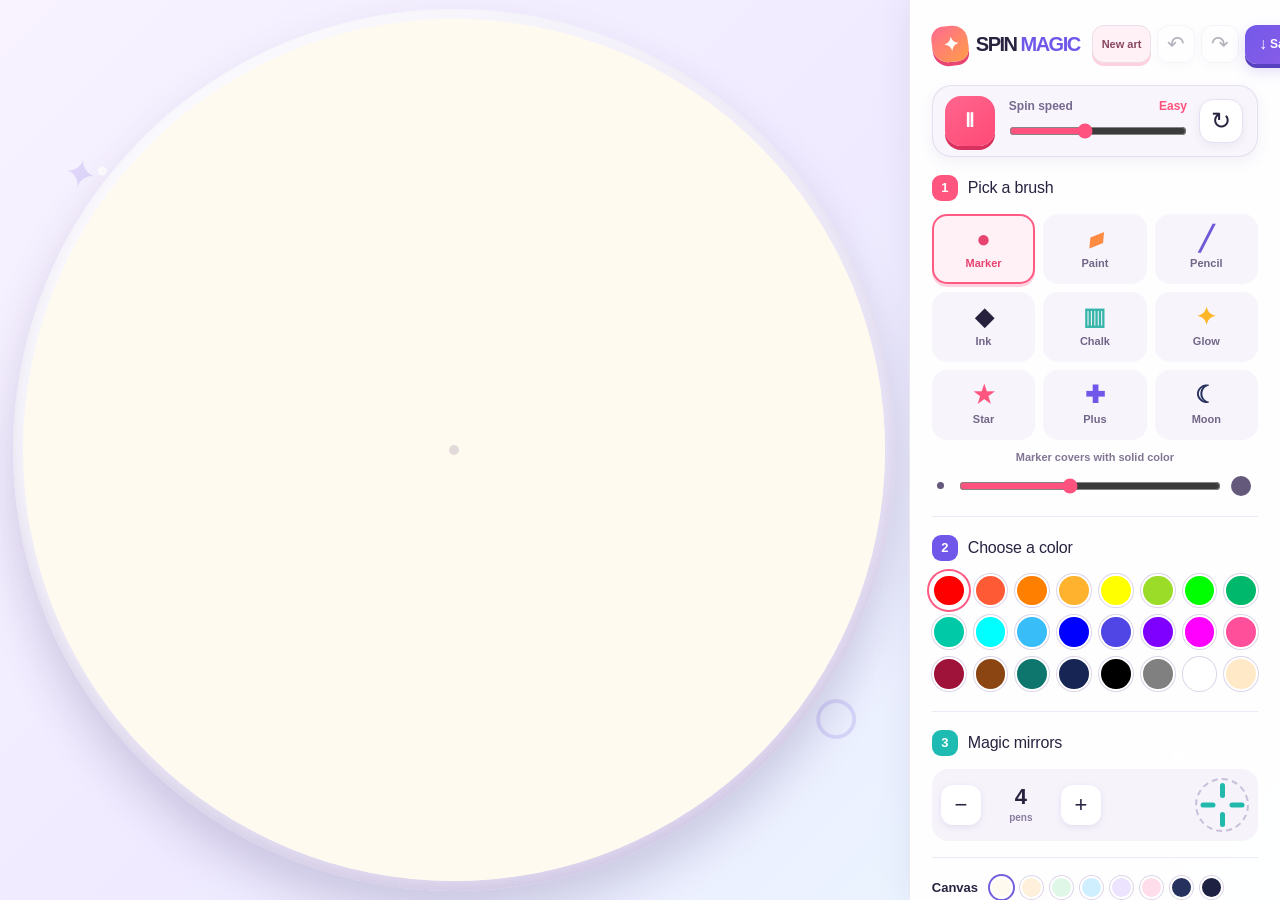
<file: spinmagic/index.html>
<!DOCTYPE html><html lang="en"><head><meta charSet="utf-8"/><meta name="viewport" content="width=device-width, initial-scale=1"/><link rel="stylesheet" href="/spinmagic/_next/static/css/index.CSO2vu9d.css" data-rsc-css-href="/spinmagic/_next/static/css/index.CSO2vu9d.css" data-precedence="vite-rsc/importer-resources"/><link rel="modulepreload" fetchPriority="low" href="/spinmagic/_next/static/chunks/index-DEGhohOX.js"/><script src="/spinmagic/_next/static/chunks/rolldown-runtime-DvhOPCIc.js" type="module" async=""></script><script src="/spinmagic/_next/static/chunks/framework-CE1jYejK.js" type="module" async=""></script><link rel="modulepreload" href="/spinmagic/_next/static/chunks/layout-segment-context-XvP2H59m.js" crossorigin=""/><link rel="modulepreload" href="/spinmagic/_next/static/chunks/page-_R7sFR6U.js" crossorigin=""/><title>SpinMagic — Spin, draw &amp; make magic</title><meta name="description" content="A colorful spinning canvas for playful pattern making."/><link rel="shortcut icon" href="/spinmagic/favicon.svg"/><link rel="icon" href="/spinmagic/favicon.svg"/><script>Object.assign(((self[Symbol.for("vinext.navigationRuntime")]??={bootstrap:{routeManifest:null},functions:{}}).bootstrap.rsc??={rsc:[]}),{params:{},nav:{"pathname":"/","searchParams":[]}})</script><link rel="modulepreload" href="/spinmagic/_next/static/chunks/index-DEGhohOX.js" />
</head><body><main class="app-shell"><section class="workspace"><section class="art-stage" aria-label="Drawing canvas"><div class="stage-doodles doodle-one" aria-hidden="true">✦</div><div class="stage-doodles doodle-two" aria-hidden="true">○</div><div class="canvas-wrap"><div class="canvas-shadow"></div><canvas id="spin-canvas" aria-label="Spinning drawing canvas. Drag with a mouse or finger to draw."></canvas><div class="center-pin" aria-hidden="true"></div></div></section><aside class="tool-panel"><div class="panel-header"><div class="brand" aria-label="Spin Magic"><span class="brand-mark" aria-hidden="true">✦</span><span>SPIN</span><strong>MAGIC</strong></div><div class="header-actions"><button class="new-button header-new-button" aria-label="Start new art and clear the canvas">New art</button><button class="icon-button" aria-label="Undo last stroke" disabled="">↶</button><button class="icon-button" aria-label="Redo last stroke" disabled="">↷</button><div class="save-menu-wrap"><button class="save-button" aria-haspopup="menu" aria-expanded="false"><span aria-hidden="true">↓</span> Save</button></div></div></div><div class="spin-controls panel-spin"><button class="play-button" aria-label="Pause spinning">Ⅱ</button><div class="speed-control"><div class="control-label"><span>Spin speed</span><strong>Easy</strong></div><input aria-label="Spin speed" type="range" min="0" max="100" value="42"/></div><button class="direction-button" aria-label="Change to counterclockwise spinning">↻</button></div><section class="tool-section"><div class="section-heading"><span class="step-number">1</span><h2>Pick a brush</h2></div><div class="brush-grid"><button class="brush-button selected" aria-pressed="true"><span class="brush-icon brush-0" aria-hidden="true">●</span><span>Marker</span></button><button class="brush-button " aria-pressed="false"><span class="brush-icon brush-1" aria-hidden="true">▰</span><span>Paint</span></button><button class="brush-button " aria-pressed="false"><span class="brush-icon brush-2" aria-hidden="true">╱</span><span>Pencil</span></button><button class="brush-button " aria-pressed="false"><span class="brush-icon brush-3" aria-hidden="true">◆</span><span>Ink</span></button><button class="brush-button " aria-pressed="false"><span class="brush-icon brush-4" aria-hidden="true">▥</span><span>Chalk</span></button><button class="brush-button " aria-pressed="false"><span class="brush-icon brush-5" aria-hidden="true">✦</span><span>Glow</span></button><button class="brush-button " aria-pressed="false"><span class="brush-icon brush-6" aria-hidden="true">★</span><span>Star</span></button><button class="brush-button " aria-pressed="false"><span class="brush-icon brush-7" aria-hidden="true">✚</span><span>Plus</span></button><button class="brush-button " aria-pressed="false"><span class="brush-icon brush-8" aria-hidden="true">☾</span><span>Moon</span></button></div><p class="brush-note ">Marker covers with solid color</p><div class="size-row"><span class="size-dot small" aria-hidden="true"></span><input aria-label="Brush size" type="range" min="6" max="68" value="32"/><span class="size-dot large" aria-hidden="true"></span></div></section><section class="tool-section"><div class="section-heading"><span class="step-number purple">2</span><h2>Choose a color</h2></div><div class="color-grid"><button class="color-button selected" style="--swatch:#ff0000" aria-label="Primary red" aria-pressed="true"></button><button class="color-button " style="--swatch:#ff5a36" aria-label="Coral" aria-pressed="false"></button><button class="color-button " style="--swatch:#ff8000" aria-label="Orange" aria-pressed="false"></button><button class="color-button " style="--swatch:#ffb22e" aria-label="Amber" aria-pressed="false"></button><button class="color-button " style="--swatch:#ffff00" aria-label="Primary yellow" aria-pressed="false"></button><button class="color-button " style="--swatch:#9bdc28" aria-label="Lime" aria-pressed="false"></button><button class="color-button " style="--swatch:#00ff00" aria-label="Primary green" aria-pressed="false"></button><button class="color-button " style="--swatch:#00b86b" aria-label="Emerald" aria-pressed="false"></button><button class="color-button " style="--swatch:#00c9a7" aria-label="Turquoise" aria-pressed="false"></button><button class="color-button " style="--swatch:#00ffff" aria-label="Cyan" aria-pressed="false"></button><button class="color-button " style="--swatch:#38bdf8" aria-label="Sky blue" aria-pressed="false"></button><button class="color-button " style="--swatch:#0000ff" aria-label="Primary blue" aria-pressed="false"></button><button class="color-button " style="--swatch:#4f46e5" aria-label="Indigo" aria-pressed="false"></button><button class="color-button " style="--swatch:#8000ff" aria-label="Violet" aria-pressed="false"></button><button class="color-button " style="--swatch:#ff00ff" aria-label="Magenta" aria-pressed="false"></button><button class="color-button " style="--swatch:#ff4f9a" aria-label="Pink" aria-pressed="false"></button><button class="color-button " style="--swatch:#9f1239" aria-label="Berry" aria-pressed="false"></button><button class="color-button " style="--swatch:#8b4513" aria-label="Brown" aria-pressed="false"></button><button class="color-button " style="--swatch:#0f766e" aria-label="Deep teal" aria-pressed="false"></button><button class="color-button " style="--swatch:#172554" aria-label="Navy" aria-pressed="false"></button><button class="color-button " style="--swatch:#000000" aria-label="Black" aria-pressed="false"></button><button class="color-button " style="--swatch:#808080" aria-label="Gray" aria-pressed="false"></button><button class="color-button " style="--swatch:#ffffff" aria-label="White" aria-pressed="false"></button><button class="color-button " style="--swatch:#ffe9c7" aria-label="Vanilla" aria-pressed="false"></button></div></section><section class="tool-section symmetry-section"><div class="section-heading"><span class="step-number teal">3</span><h2>Magic mirrors</h2></div><div class="mirror-control"><button aria-label="Fewer mirror pens">−</button><div class="mirror-display" aria-live="polite"><strong>4</strong><span>pens</span></div><button aria-label="More mirror pens">+</button><div class="mirror-preview" aria-hidden="true"><i style="--mirror-angle:0deg"></i><i style="--mirror-angle:90deg"></i><i style="--mirror-angle:180deg"></i><i style="--mirror-angle:270deg"></i></div></div></section><section class="canvas-color-section"><span>Canvas</span><div class="canvas-swatches"><button class="selected" style="--swatch:#fffaf0" aria-label="Cream canvas" aria-pressed="true"></button><button class="" style="--swatch:#fff0db" aria-label="Peach canvas" aria-pressed="false"></button><button class="" style="--swatch:#dff7e7" aria-label="Mint canvas" aria-pressed="false"></button><button class="" style="--swatch:#cfefff" aria-label="Sky canvas" aria-pressed="false"></button><button class="" style="--swatch:#ece3ff" aria-label="Lilac canvas" aria-pressed="false"></button><button class="" style="--swatch:#ffddea" aria-label="Blush canvas" aria-pressed="false"></button><button class="" style="--swatch:#26315e" aria-label="Night blue canvas" aria-pressed="false"></button><button class="" style="--swatch:#1e2142" aria-label="Midnight blue canvas" aria-pressed="false"></button></div></section></aside></section></main><script type="module" src="/spinmagic/_next/static/chunks/index-DEGhohOX.js" id="_R_" async=""></script><script>((self[Symbol.for("vinext.navigationRuntime")]??={bootstrap:{routeManifest:null},functions:{}}).bootstrap.rsc??={rsc:[]}).rsc.push("2:I[\"8c0f216c4604\",[],\"Children\",1]\n")</script><script>((self[Symbol.for("vinext.navigationRuntime")]??={bootstrap:{routeManifest:null},functions:{}}).bootstrap.rsc??={rsc:[]}).rsc.push("3:I[\"593f344dc510\",[],\"GlobalErrorBoundary\",1]\n")</script><script>((self[Symbol.for("vinext.navigationRuntime")]??={bootstrap:{routeManifest:null},functions:{}}).bootstrap.rsc??={rsc:[]}).rsc.push("4:I[\"0b874ad30386\",[],\"default\",1]\n")</script><script>((self[Symbol.for("vinext.navigationRuntime")]??={bootstrap:{routeManifest:null},functions:{}}).bootstrap.rsc??={rsc:[]}).rsc.push("5:I[\"593f344dc510\",[],\"ErrorBoundary\",1]\n")</script><script>((self[Symbol.for("vinext.navigationRuntime")]??={bootstrap:{routeManifest:null},functions:{}}).bootstrap.rsc??={rsc:[]}).rsc.push("6:I[\"15c18cfaeeff\",[],\"LayoutSegmentProvider\",1]\n")</script><script>((self[Symbol.for("vinext.navigationRuntime")]??={bootstrap:{routeManifest:null},functions:{}}).bootstrap.rsc??={rsc:[]}).rsc.push("7:I[\"8c0f216c4604\",[],\"Slot\",1]\n")</script><script>((self[Symbol.for("vinext.navigationRuntime")]??={bootstrap:{routeManifest:null},functions:{}}).bootstrap.rsc??={rsc:[]}).rsc.push("8:I[\"9276801271d6\",[],\"AppRouterScrollTarget\",1]\n")</script><script>((self[Symbol.for("vinext.navigationRuntime")]??={bootstrap:{routeManifest:null},functions:{}}).bootstrap.rsc??={rsc:[]}).rsc.push("9:I[\"593f344dc510\",[],\"RedirectBoundary\",1]\n")</script><script>((self[Symbol.for("vinext.navigationRuntime")]??={bootstrap:{routeManifest:null},functions:{}}).bootstrap.rsc??={rsc:[]}).rsc.push(":HL[\"/spinmagic/_next/static/css/index.CSO2vu9d.css\",\"style\"     ]\n")</script><script>((self[Symbol.for("vinext.navigationRuntime")]??={bootstrap:{routeManifest:null},functions:{}}).bootstrap.rsc??={rsc:[]}).rsc.push("0:{\"__route\":\"route:/\",\"__interceptionContext\":null,\"__layoutIds\":[\"layout:/\"],\"__rootLayout\":\"/\",\"__sourcePage\":\"/page\",\"page:/\":\"$L1\",\"layout:/\":[[[[\"$\",\"link\",\"css:/spinmagic/_next/static/css/index.CSO2vu9d.css\",{\"rel\":\"stylesheet\",\"precedence\":\"vite-rsc/importer-resources\",\"href\":\"/spinmagic/_next/static/css/index.CSO2vu9d.css\",\"data-rsc-css-href\":\"/spinmagic/_next/static/css/index.CSO2vu9d.css\"}],\"$undefined\"],[\"$\",\"html\",null,{\"lang\":\"en\",\"children\":[\"$\",\"body\",null,{\"children\":[\"$\",\"$L2\",null,{}]}]}]],null],\"route:/\":[[[\"$\",\"meta\",null,{\"charSet\":\"utf-8\"}],[[\"$\",\"title\",\"0\",{\"children\":\"SpinMagic — Spin, draw \u0026 make magic\"}],[\"$\",\"meta\",\"1\",{\"name\":\"description\",\"content\":\"A colorful spinning canvas for playful pattern making.\"}],[\"$\",\"link\",\"2\",{\"rel\":\"shortcut icon\",\"href\":\"/spinmagic/favicon.svg\"}],[\"$\",\"link\",\"3\",{\"rel\":\"icon\",\"href\":\"/spinmagic/favicon.svg\"}]],[[\"$\",\"meta\",\"0\",{\"name\":\"viewport\",\"content\":\"width=device-width, initial-scale=1\"}]]],[\"$\",\"$L3\",null,{\"fallback\":\"$4\",\"children\":[\"$\",\"$L5\",null,{\"fallback\":\"$4\",\"children\":[\"$\",\"$L6\",null,{\"providerId\":\"layout:/\",\"segmentMap\":{\"children\":[]},\"children\":[\"$\",\"$L7\",null,{\"id\":\"layout:/\",\"parallelSlots\":\"$undefined\",\"children\":[\"$\",\"$L8\",null,{\"children\":[\"$\",\"$L9\",null,{\"children\":[[\"$\",\"$L6\",null,{\"providerId\":\"page:/\",\"segmentMap\":{\"children\":[\"__PAGE__\"]},\"children\":[\"$\",\"$L7\",null,{\"id\":\"page:/\"}]}],null]}]}]}]}]}]}],null,null],\"__layoutFlags\":{\"layout:/\":\"s\"},\"__artifactCompatibility\":{\"schemaVersion\":1,\"graphVersion\":\"app-route-graph:1177fd80f83fa7b0\",\"deploymentVersion\":\"c42ef0a2-24a9-415d-a376-2eb903f20892\",\"appElementsSchemaVersion\":1,\"rscPayloadSchemaVersion\":1,\"rootBoundaryId\":\"/\",\"renderEpoch\":null},\"__renderObservation\":{\"schemaVersion\":1,\"output\":{\"kind\":\"app-rsc\",\"mountedSlotsFingerprint\":null,\"renderEpoch\":null,\"rootBoundaryId\":\"/\",\"routeId\":\"route:/\"},\"completeness\":\"partial\",\"boundaryOutcome\":{\"kind\":\"unknown\"},\"requestApis\":[{\"kind\":\"connection\",\"status\":\"unknown\"},{\"kind\":\"cookies\",\"status\":\"unknown\"},{\"kind\":\"draftMode\",\"status\":\"unknown\"},{\"kind\":\"headers\",\"status\":\"unknown\"},{\"kind\":\"params\",\"status\":\"unknown\"},{\"kind\":\"searchParams\",\"status\":\"unknown\"}],\"dynamicFetches\":[],\"cacheTags\":[\"/\",\"_N_T_/\",\"_N_T_/index\",\"_N_T_/layout\",\"_N_T_/page\"],\"pathTags\":[\"/\"],\"cacheability\":\"unknown\",\"downgrade\":{\"target\":\"freshRender\",\"reasons\":[{\"code\":\"CP_DOWNGRADE_CACHEABILITY_UNKNOWN\",\"target\":\"freshRender\"},{\"code\":\"CP_DOWNGRADE_INCOMPLETE_OBSERVATION\",\"completeness\":\"partial\",\"target\":\"freshRender\"},{\"code\":\"CP_DOWNGRADE_UNKNOWN_REQUEST_API\",\"requestApi\":\"connection\",\"target\":\"freshRender\"},{\"code\":\"CP_DOWNGRADE_UNKNOWN_REQUEST_API\",\"requestApi\":\"cookies\",\"target\":\"freshRender\"},{\"code\":\"CP_DOWNGRADE_UNKNOWN_REQUEST_API\",\"requestApi\":\"draftMode\",\"target\":\"freshRender\"},{\"code\":\"CP_DOWNGRADE_UNKNOWN_REQUEST_API\",\"requestApi\":\"headers\",\"target\":\"freshRender\"},{\"code\":\"CP_DOWNGRADE_UNKNOWN_REQUEST_API\",\"requestApi\":\"params\",\"target\":\"freshRender\"},{\"code\":\"CP_DOWNGRADE_UNKNOWN_REQUEST_API\",\"requestApi\":\"searchParams\",\"target\":\"freshRender\"}],\"fallback\":{\"kind\":\"breakerFallback\",\"code\":\"CP_PRIVATE_DYNAMIC_DOWNGRADE\",\"mode\":\"renderFresh\",\"scope\":\"affectedOutput\",\"fields\":{\"reasonCodes\":[\"CP_DOWNGRADE_CACHEABILITY_UNKNOWN\",\"CP_DOWNGRADE_INCOMPLETE_OBSERVATION\",\"CP_DOWNGRADE_UNKNOWN_REQUEST_API\",\"CP_DOWNGRADE_UNKNOWN_REQUEST_API\",\"CP_DOWNGRADE_UNKNOWN_REQUEST_API\",\"CP_DOWNGRADE_UNKNOWN_REQUEST_API\",\"CP_DOWNGRADE_UNKNOWN_REQUEST_API\",\"CP_DOWNGRADE_UNKNOWN_REQUEST_API\"],\"target\":\"freshRender\"}},\"isPublicCacheCandidate\":false}}}\n")</script><script>((self[Symbol.for("vinext.navigationRuntime")]??={bootstrap:{routeManifest:null},functions:{}}).bootstrap.rsc??={rsc:[]}).rsc.push("a:I[\"6efdf509a785\",[],\"default\",1]\n")</script><script>((self[Symbol.for("vinext.navigationRuntime")]??={bootstrap:{routeManifest:null},functions:{}}).bootstrap.rsc??={rsc:[]}).rsc.push("1:[\"$\",\"$La\",null,{\"params\":\"$@b\",\"searchParams\":\"$@c\"}]\n")</script><script>((self[Symbol.for("vinext.navigationRuntime")]??={bootstrap:{routeManifest:null},functions:{}}).bootstrap.rsc??={rsc:[]}).rsc.push("b:{}\n")</script><script>((self[Symbol.for("vinext.navigationRuntime")]??={bootstrap:{routeManifest:null},functions:{}}).bootstrap.rsc??={rsc:[]}).rsc.push("c:{}\n")</script><script>Object.assign(((self[Symbol.for("vinext.navigationRuntime")]??={bootstrap:{routeManifest:null},functions:{}}).bootstrap.rsc??={rsc:[]}),{"initialCacheKind":"dynamic"});((self[Symbol.for("vinext.navigationRuntime")]??={bootstrap:{routeManifest:null},functions:{}}).bootstrap.rsc??={rsc:[]}).done=true</script></body></html>
</file>
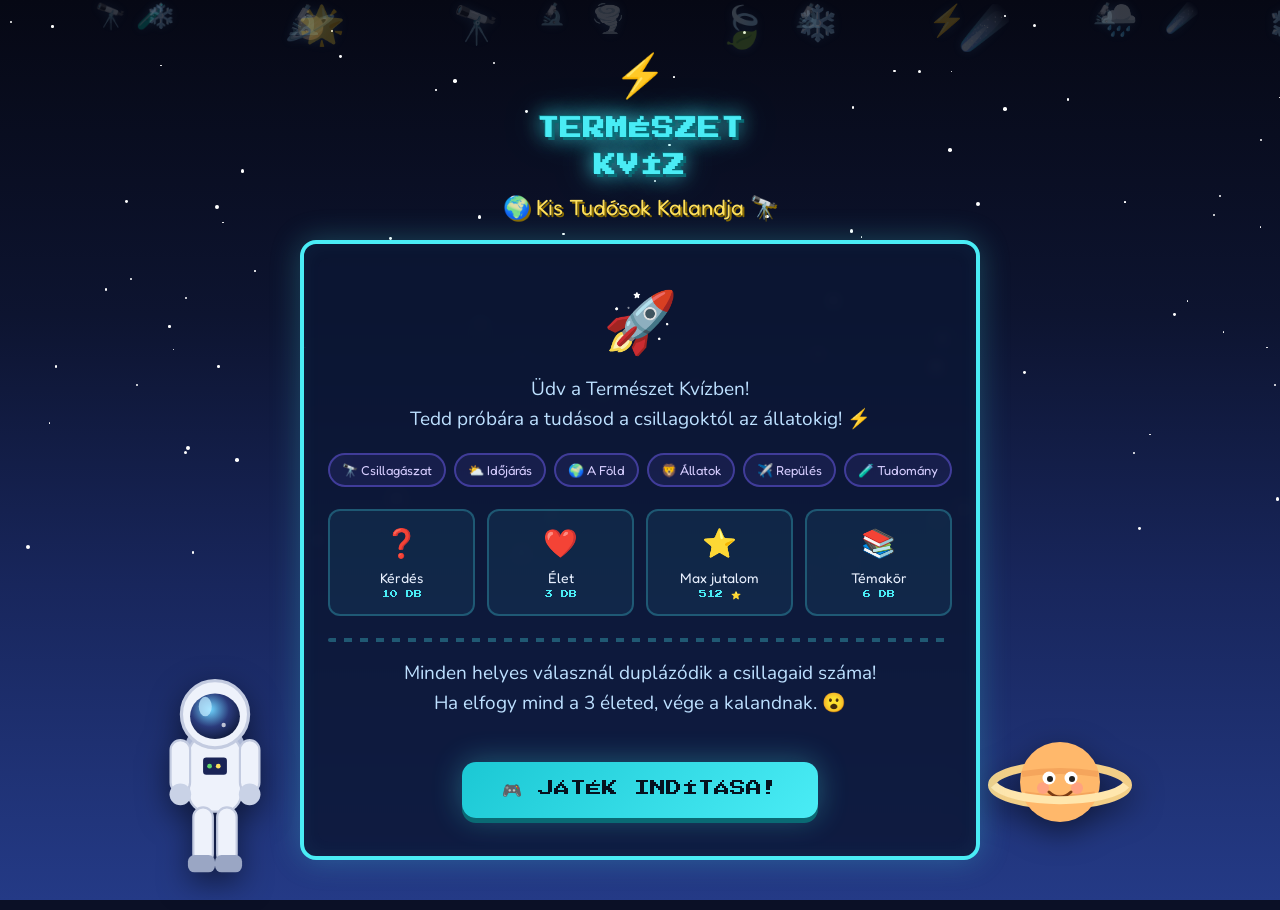
<file: termeszetkviz/index.html>
<!DOCTYPE html>
<html lang="hu">
<head>
<meta charset="UTF-8">
<meta name="viewport" content="width=device-width, initial-scale=1.0">
<title>Természet Kvíz ⚡</title>
<style>
  @import url('https://fonts.googleapis.com/css2?family=Press+Start+2P&family=Fredoka+One&family=Nunito:wght@600;700;800&display=swap');

  :root {
    --cyan: #4AECF5;
    --cyan-dark: #1BC8D4;
    --energy: #FFE15D;
    --nebula: #6C5CE7;
    --green: #5ED66B;
    --red: #FF6B6B;
    --orange: #FF914D;
    --gold: #FFD700;
    --white: #EAF1FF;
    --bg: #0b1026;
  }

  * { margin: 0; padding: 0; box-sizing: border-box; }

  body {
    font-family: 'Nunito', sans-serif;
    background: var(--bg);
    min-height: 100vh;
    overflow-x: hidden;
    position: relative;
  }

  /* Space / sky background */
  body::before {
    content: '';
    position: fixed; inset: 0;
    background:
      linear-gradient(180deg, #060814 0%, #0d1430 35%, #18265c 65%, #243a86 100%);
    z-index: -3;
  }

  /* Stars */
  .stars {
    position: fixed; inset: 0; z-index: -2; pointer-events: none;
    overflow: hidden;
  }
  .star {
    position: absolute;
    background: white;
    border-radius: 50%;
    animation: twinkle 2s infinite alternate;
  }
  @keyframes twinkle {
    from { opacity: 0.3; transform: scale(1); }
    to   { opacity: 1;   transform: scale(1.4); }
  }

  /* Lightning flash */
  .flash {
    position: fixed; inset: 0; z-index: -2; pointer-events: none;
    background: radial-gradient(circle at var(--fx, 50%) -10%, rgba(255,255,220,0.55), rgba(150,200,255,0.18) 45%, transparent 65%);
    opacity: 0;
  }
  .flash.on { animation: flashAnim 0.7s ease; }
  @keyframes flashAnim {
    0%{opacity:0;} 6%{opacity:1;} 14%{opacity:0.15;}
    22%{opacity:0.95;} 38%{opacity:0;} 100%{opacity:0;}
  }
  .bolt {
    position: fixed; top: -8px; z-index: -2; pointer-events: none;
    width: 90px; opacity: 0;
    filter: drop-shadow(0 0 10px var(--energy)) drop-shadow(0 0 22px #fff6);
    transform: translateX(-50%);
  }
  .bolt.on { animation: boltAnim 0.7s ease; }
  @keyframes boltAnim {
    0%{opacity:0;} 8%{opacity:1;} 26%{opacity:0.25;}
    40%{opacity:1;} 65%{opacity:0;} 100%{opacity:0;}
  }

  /* Floating science icons */
  .floating-icons {
    position: fixed; inset: 0; z-index: -2; pointer-events: none; overflow: hidden;
  }
  .float-icon {
    position: absolute;
    opacity: 0.22;
    animation: floatUp linear infinite;
    filter: drop-shadow(0 0 6px rgba(120,200,255,0.35));
  }
  @keyframes floatUp {
    from { transform: translateY(110vh) rotate(0deg); }
    to   { transform: translateY(-12vh) rotate(360deg); }
  }

  /* Layout */
  .container {
    max-width: 720px;
    margin: 0 auto;
    padding: 20px;
    position: relative;
    z-index: 1;
  }

  /* Header */
  .header {
    text-align: center;
    padding: 28px 20px 20px;
  }
  .header h1 {
    font-family: 'Press Start 2P', monospace;
    font-size: clamp(14px, 4vw, 22px);
    color: var(--cyan);
    text-shadow:
      3px 3px 0 #0a6a74,
      -1px -1px 0 #0a6a74,
      0 0 20px var(--cyan),
      0 0 40px #4AECF566;
    line-height: 1.7;
    letter-spacing: 1px;
  }
  .header .subtitle {
    font-family: 'Fredoka One', cursive;
    font-size: clamp(16px, 4vw, 22px);
    color: var(--energy);
    margin-top: 8px;
    text-shadow: 2px 2px 0 #8a6b00;
  }
  .header .deco {
    font-size: clamp(24px, 6vw, 42px);
    margin-bottom: 6px;
    display: block;
    animation: bounce 1.5s infinite;
  }
  @keyframes bounce {
    0%,100% { transform: translateY(0); }
    50%      { transform: translateY(-10px); }
  }

  /* Card */
  .card {
    background: rgba(12,22,52,0.82);
    border: 4px solid var(--cyan);
    border-radius: 16px;
    padding: 28px 24px;
    box-shadow:
      0 0 30px #4AECF540,
      inset 0 0 20px rgba(74,236,245,0.05);
    backdrop-filter: blur(6px);
    margin-bottom: 20px;
  }

  /* Progress bar */
  .progress-row {
    display: flex;
    align-items: center;
    gap: 12px;
    margin-bottom: 18px;
    flex-wrap: wrap;
  }
  .progress-label {
    font-family: 'Press Start 2P', monospace;
    font-size: 9px;
    color: var(--cyan);
    white-space: nowrap;
  }
  .progress-bar {
    flex: 1;
    height: 14px;
    background: #131e3e;
    border-radius: 7px;
    border: 2px solid var(--cyan-dark);
    overflow: hidden;
    min-width: 100px;
  }
  .progress-fill {
    height: 100%;
    background: linear-gradient(90deg, var(--cyan-dark), var(--cyan));
    border-radius: 7px;
    transition: width 0.4s ease;
    box-shadow: 0 0 8px var(--cyan);
  }

  /* Lives */
  .lives { display: flex; gap: 8px; align-items: center; }
  .heart {
    font-size: 26px;
    transition: transform 0.3s, filter 0.3s;
  }
  .heart.lost {
    filter: grayscale(1) opacity(0.3);
    transform: scale(0.85);
  }

  /* Badges row */
  .badge-row { display: flex; flex-wrap: wrap; gap: 8px; margin-bottom: 14px; }
  .diff-badge, .topic-badge {
    display: inline-flex;
    align-items: center;
    gap: 5px;
    font-family: 'Press Start 2P', monospace;
    font-size: 8px;
    padding: 6px 11px;
    border-radius: 20px;
    line-height: 1.3;
  }
  .diff-easy   { background: #123512; color: var(--green); border: 2px solid var(--green); }
  .diff-medium { background: #3a3008; color: var(--energy); border: 2px solid var(--energy); }
  .diff-hard   { background: #3a1010; color: var(--red);   border: 2px solid var(--red); }
  .topic-badge { background: rgba(108,92,231,0.15); }
  .topic-badge .t-emoji { font-size: 12px; }

  /* Prize indicator */
  .prize-row {
    display: flex; justify-content: center; gap: 6px;
    flex-wrap: wrap;
    margin-bottom: 20px;
  }
  .prize-gem {
    font-size: 20px;
    transition: all 0.3s;
    filter: grayscale(0.7) opacity(0.4);
  }
  .prize-gem.active {
    filter: none;
    transform: scale(1.2);
    animation: gemGlow 1s infinite alternate;
  }
  .prize-gem.earned { filter: none; transform: scale(1.1); }
  @keyframes gemGlow {
    from { filter: brightness(1); }
    to   { filter: brightness(1.5) drop-shadow(0 0 6px var(--energy)); }
  }

  /* Question */
  .question-num {
    font-family: 'Press Start 2P', monospace;
    font-size: 9px;
    color: #9fb0d6;
    margin-bottom: 8px;
  }
  .question-text {
    font-family: 'Fredoka One', cursive;
    font-size: clamp(18px, 5vw, 26px);
    color: var(--white);
    margin-bottom: 22px;
    line-height: 1.5;
    text-shadow: 1px 1px 4px #000;
  }

  /* Answers */
  .answers {
    display: grid;
    grid-template-columns: 1fr 1fr;
    gap: 12px;
  }
  @media (max-width: 480px) {
    .answers { grid-template-columns: 1fr; }
  }

  .answer-btn {
    position: relative;
    padding: 14px 12px;
    border: 3px solid;
    border-radius: 12px;
    font-family: 'Fredoka One', cursive;
    font-size: clamp(14px, 3.5vw, 18px);
    cursor: pointer;
    transition: all 0.18s;
    text-align: left;
    line-height: 1.3;
    overflow: hidden;
    background: transparent;
    display: flex; align-items: center; gap: 10px;
  }
  .answer-btn::before {
    content: '';
    position: absolute; inset: 0;
    opacity: 0;
    transition: opacity 0.2s;
  }
  .answer-btn:hover:not(:disabled)::before { opacity: 1; }
  .answer-btn:active:not(:disabled) { transform: scale(0.97); }

  .ans-a { border-color: #4A90E2; color: #9CCBFF; }
  .ans-a::before { background: #4A90E215; }
  .ans-a:hover:not(:disabled) { background: #4A90E220; box-shadow: 0 0 12px #4A90E240; }

  .ans-b { border-color: #FF6B6B; color: #FFA8A8; }
  .ans-b::before { background: #FF6B6B15; }
  .ans-b:hover:not(:disabled) { background: #FF6B6B20; box-shadow: 0 0 12px #FF6B6B40; }

  .ans-c { border-color: #FFE15D; color: #FFEE9B; }
  .ans-c::before { background: #FFE15D15; }
  .ans-c:hover:not(:disabled) { background: #FFE15D20; box-shadow: 0 0 12px #FFE15D40; }

  .ans-d { border-color: #6C5CE7; color: #B8A9FF; }
  .ans-d::before { background: #6C5CE715; }
  .ans-d:hover:not(:disabled) { background: #6C5CE720; box-shadow: 0 0 12px #6C5CE740; }

  .answer-btn .letter {
    font-family: 'Press Start 2P', monospace;
    font-size: 10px;
    width: 22px; height: 22px;
    display: flex; align-items: center; justify-content: center;
    border-radius: 6px;
    flex-shrink: 0;
  }
  .ans-a .letter { background: #4A90E230; border: 1px solid #4A90E2; color: #9CCBFF; }
  .ans-b .letter { background: #FF6B6B30; border: 1px solid #FF6B6B; color: #FFA8A8; }
  .ans-c .letter { background: #FFE15D30; border: 1px solid #FFE15D; color: #FFEE9B; }
  .ans-d .letter { background: #6C5CE730; border: 1px solid #6C5CE7; color: #B8A9FF; }

  .answer-btn.correct {
    background: #123512 !important;
    border-color: var(--green) !important;
    color: var(--green) !important;
    animation: correctFlash 0.5s ease;
  }
  .answer-btn.wrong {
    background: #3a1010 !important;
    border-color: var(--red) !important;
    color: var(--red) !important;
    animation: wrongShake 0.4s ease;
  }
  @keyframes correctFlash {
    0%   { transform: scale(1); }
    40%  { transform: scale(1.05); }
    100% { transform: scale(1); }
  }
  @keyframes wrongShake {
    0%,100% { transform: translateX(0); }
    20%      { transform: translateX(-6px); }
    60%      { transform: translateX(6px); }
  }

  /* Feedback */
  .feedback {
    text-align: center;
    font-family: 'Fredoka One', cursive;
    font-size: clamp(18px, 5vw, 26px);
    margin-top: 18px;
    min-height: 40px;
    transition: all 0.3s;
  }
  .feedback.correct { color: var(--green); text-shadow: 0 0 12px #5ED66B80; }
  .feedback.wrong   { color: #FF8A8A;      text-shadow: 0 0 12px #FF6B6B80; }

  /* Fun fact line */
  .funfact {
    text-align: center;
    font-family: 'Nunito', sans-serif;
    font-weight: 700;
    font-size: clamp(13px, 3.4vw, 16px);
    color: #BDE0FF;
    margin-top: 10px;
    min-height: 20px;
    line-height: 1.4;
  }

  /* Next button */
  .next-btn {
    margin: 20px auto 0;
    padding: 14px 40px;
    font-family: 'Press Start 2P', monospace;
    font-size: 13px;
    background: linear-gradient(135deg, var(--cyan-dark), var(--cyan));
    color: #06121f;
    border: none;
    border-radius: 12px;
    cursor: pointer;
    box-shadow: 0 4px 0 #0a6a74, 0 0 20px #4AECF540;
    transition: all 0.15s;
    display: none;
  }
  .next-btn:hover { transform: translateY(-2px); box-shadow: 0 6px 0 #0a6a74, 0 0 30px #4AECF560; }
  .next-btn:active { transform: translateY(2px); box-shadow: 0 2px 0 #0a6a74; }
  .next-btn.visible { display: block; }

  /* Screens */
  .screen { display: none; }
  .screen.active { display: block; }

  /* Start screen */
  .start-content { text-align: center; }
  .start-content p {
    font-family: 'Nunito', sans-serif;
    font-size: clamp(15px, 4vw, 19px);
    color: #BDE0FF;
    margin-bottom: 12px;
    line-height: 1.6;
  }
  .info-grid {
    display: grid;
    grid-template-columns: repeat(auto-fit, minmax(130px, 1fr));
    gap: 12px;
    margin: 22px 0;
  }
  .info-item {
    background: rgba(74,236,245,0.07);
    border: 2px solid rgba(74,236,245,0.25);
    border-radius: 12px;
    padding: 14px 10px;
    text-align: center;
  }
  .info-item .icon { font-size: 28px; display: block; margin-bottom: 6px; }
  .info-item .label {
    font-family: 'Fredoka One', cursive;
    font-size: 14px;
    color: var(--white);
    display: block;
  }
  .info-item .value {
    font-family: 'Press Start 2P', monospace;
    font-size: 8px;
    color: var(--cyan);
    display: block;
    margin-top: 4px;
  }
  .topic-chips {
    display: flex; flex-wrap: wrap; justify-content: center; gap: 8px;
    margin: 18px 0 4px;
  }
  .topic-chip {
    font-family: 'Fredoka One', cursive;
    font-size: 13px;
    padding: 7px 12px;
    border-radius: 20px;
    background: rgba(108,92,231,0.12);
    border: 2px solid rgba(108,92,231,0.5);
    color: #D7CEFF;
    display: inline-flex; align-items: center; gap: 6px;
  }

  .big-btn {
    font-family: 'Press Start 2P', monospace;
    font-size: clamp(12px, 3vw, 16px);
    padding: 18px 40px;
    background: linear-gradient(135deg, var(--cyan-dark), var(--cyan));
    color: #06121f;
    border: none;
    border-radius: 14px;
    cursor: pointer;
    box-shadow: 0 5px 0 #0a6a74, 0 0 30px #4AECF550;
    transition: all 0.15s;
    margin: 10px auto;
    display: inline-block;
  }
  .big-btn:hover { transform: translateY(-3px); box-shadow: 0 8px 0 #0a6a74, 0 0 40px #4AECF570; }
  .big-btn:active { transform: translateY(3px); box-shadow: 0 2px 0 #0a6a74; }

  /* End screen */
  .end-content { text-align: center; }
  .result-big {
    font-family: 'Press Start 2P', monospace;
    font-size: clamp(12px, 4vw, 20px);
    color: var(--cyan);
    text-shadow: 0 0 20px var(--cyan);
    margin-bottom: 10px;
    line-height: 1.7;
  }
  .stars-display {
    font-size: clamp(40px, 12vw, 70px);
    margin: 16px 0;
    animation: bigBounce 1s ease infinite;
  }
  @keyframes bigBounce {
    0%,100% { transform: scale(1); }
    50%      { transform: scale(1.1) rotate(-5deg); }
  }
  .praise {
    font-family: 'Fredoka One', cursive;
    font-size: clamp(20px, 5vw, 30px);
    color: var(--energy);
    text-shadow: 2px 2px 0 #8a6b00;
    margin: 14px 0;
    line-height: 1.4;
  }
  .star-count {
    font-family: 'Press Start 2P', monospace;
    font-size: clamp(14px, 4vw, 22px);
    color: var(--green);
    margin: 14px 0;
    text-shadow: 0 0 16px var(--green);
  }
  .confetti-area {
    position: fixed; inset: 0; pointer-events: none; z-index: 100;
    overflow: hidden;
  }
  .conf {
    position: absolute;
    width: 10px; height: 10px;
    top: -20px;
    border-radius: 2px;
    animation: confettiFall linear forwards;
  }
  @keyframes confettiFall {
    to { transform: translateY(110vh) rotate(720deg); opacity: 0; }
  }

  .hero-deco {
    font-size: clamp(36px, 10vw, 60px);
    display: block;
    margin: 10px auto;
    animation: creepBounce 0.8s infinite alternate;
  }
  @keyframes creepBounce {
    from { transform: translateY(0) rotate(-3deg); }
    to   { transform: translateY(-8px) rotate(3deg); }
  }

  /* Streak */
  .streak-msg {
    font-family: 'Fredoka One', cursive;
    font-size: 18px;
    color: var(--energy);
    text-align: center;
    margin-top: 8px;
    min-height: 28px;
  }

  /* Divider */
  .px-divider {
    height: 4px;
    background: repeating-linear-gradient(90deg, var(--cyan) 0, var(--cyan) 8px, transparent 8px, transparent 16px);
    border-radius: 2px;
    margin: 16px 0;
    opacity: 0.3;
  }

  /* Side characters */
  .side-character {
    position: absolute;
    bottom: -10px;
    z-index: -1;
    display: flex;
    flex-direction: column;
    align-items: center;
    filter: drop-shadow(0 10px 15px rgba(0,0,0,0.5));
    pointer-events: none;
  }
  .astro-char {
    left: -130px;
    animation: idleAstro 4s infinite alternate ease-in-out;
    transform-origin: bottom center;
  }
  .saturn-char {
    right: -135px;
    bottom: 40px;
    animation: idleSaturn 6s infinite alternate ease-in-out;
    transform-origin: center;
  }
  @keyframes idleAstro {
    0% { transform: rotate(-2deg) translateY(0); }
    100% { transform: rotate(2deg) translateY(-8px); }
  }
  @keyframes idleSaturn {
    0% { transform: rotate(-6deg) translateY(0); }
    100% { transform: rotate(6deg) translateY(-14px); }
  }
  @media (max-width: 980px) {
    .side-character { display: none; }
  }
</style>
</head>
<body>

<div class="stars" id="stars"></div>
<div class="floating-icons" id="floatingIcons"></div>
<div class="flash" id="flash"></div>
<svg class="bolt" id="bolt" viewBox="0 0 40 90" xmlns="http://www.w3.org/2000/svg">
  <polygon points="22,0 4,46 17,46 10,90 38,34 23,34 32,0" fill="#FFE15D" stroke="#fff7c2" stroke-width="1.5"/>
</svg>
<div class="confetti-area" id="confettiArea"></div>

<div class="container">

  <!-- Side characters -->
  <div class="side-character astro-char">
    <svg width="130" height="240" viewBox="0 0 120 220" xmlns="http://www.w3.org/2000/svg">
      <defs>
        <radialGradient id="visorGlow" cx="40%" cy="35%" r="70%">
          <stop offset="0%" stop-color="#6fd6ff"/>
          <stop offset="55%" stop-color="#2a3a7a"/>
          <stop offset="100%" stop-color="#101a3c"/>
        </radialGradient>
      </defs>
      <!-- backpack -->
      <rect x="33" y="56" width="54" height="64" rx="12" fill="#aeb9d6"/>
      <!-- body -->
      <rect x="36" y="60" width="48" height="70" rx="16" fill="#eef2fb" stroke="#c3cbe0" stroke-width="2"/>
      <!-- chest panel -->
      <rect x="49" y="80" width="22" height="16" rx="3" fill="#1a2456"/>
      <circle cx="55" cy="88" r="2.2" fill="#5ED66B"/>
      <circle cx="63" cy="88" r="2.2" fill="#FFE15D"/>
      <!-- arms -->
      <rect x="19" y="64" width="18" height="48" rx="9" fill="#eef2fb" stroke="#c3cbe0" stroke-width="2"/>
      <rect x="83" y="64" width="18" height="48" rx="9" fill="#eef2fb" stroke="#c3cbe0" stroke-width="2"/>
      <circle cx="28" cy="114" r="10" fill="#c9d2e6"/>
      <circle cx="92" cy="114" r="10" fill="#c9d2e6"/>
      <!-- legs -->
      <rect x="40" y="126" width="18" height="52" rx="9" fill="#eef2fb" stroke="#c3cbe0" stroke-width="2"/>
      <rect x="62" y="126" width="18" height="52" rx="9" fill="#eef2fb" stroke="#c3cbe0" stroke-width="2"/>
      <rect x="35" y="170" width="25" height="16" rx="6" fill="#9aa6c4"/>
      <rect x="60" y="170" width="25" height="16" rx="6" fill="#9aa6c4"/>
      <!-- helmet -->
      <circle cx="60" cy="40" r="31" fill="#eef2fb" stroke="#c3cbe0" stroke-width="3"/>
      <ellipse cx="60" cy="42" rx="23" ry="21" fill="url(#visorGlow)"/>
      <ellipse cx="51" cy="33" rx="6" ry="9" fill="#bfeaff" opacity="0.75"/>
      <circle cx="68" cy="50" r="2" fill="#fff" opacity="0.7"/>
    </svg>
  </div>

  <div class="side-character saturn-char">
    <svg width="150" height="150" viewBox="0 0 150 130" xmlns="http://www.w3.org/2000/svg">
      <!-- ring (back half) -->
      <ellipse cx="75" cy="65" rx="68" ry="20" fill="none" stroke="#ffd98a" stroke-width="8" opacity="0.95"/>
      <!-- planet -->
      <circle cx="75" cy="62" r="40" fill="#ffb86b"/>
      <path d="M37 54 Q75 48 113 54" stroke="#ef9a52" stroke-width="6" fill="none" opacity="0.6"/>
      <path d="M40 74 Q75 80 110 74" stroke="#ef9a52" stroke-width="5" fill="none" opacity="0.6"/>
      <!-- cheeks -->
      <circle cx="58" cy="68" r="6" fill="#ff8f8f" opacity="0.55"/>
      <circle cx="92" cy="68" r="6" fill="#ff8f8f" opacity="0.55"/>
      <!-- eyes -->
      <circle cx="64" cy="58" r="6.5" fill="#fff"/>
      <circle cx="86" cy="58" r="6.5" fill="#fff"/>
      <circle cx="65" cy="59" r="3" fill="#222"/>
      <circle cx="87" cy="59" r="3" fill="#222"/>
      <!-- smile -->
      <path d="M64 72 Q75 82 86 72" stroke="#7a3b14" stroke-width="3" fill="none" stroke-linecap="round"/>
      <!-- ring (front half) -->
      <path d="M9 65 A 68 20 0 0 0 141 65" stroke="#ffe6ad" stroke-width="8" fill="none"/>
    </svg>
  </div>

  <div class="header">
    <span class="deco">⚡</span>
    <h1>TERMÉSZET<br>KVÍZ</h1>
    <div class="subtitle">🌍 Kis Tudósok Kalandja 🔭</div>
  </div>

  <!-- START SCREEN -->
  <div class="screen active card" id="startScreen">
    <div class="start-content">
      <span class="hero-deco">🚀</span>
      <p>Üdv a Természet Kvízben!<br>Tedd próbára a tudásod a csillagoktól az állatokig! ⚡</p>
      <div class="topic-chips">
        <span class="topic-chip">🔭 Csillagászat</span>
        <span class="topic-chip">⛅ Időjárás</span>
        <span class="topic-chip">🌍 A Föld</span>
        <span class="topic-chip">🦁 Állatok</span>
        <span class="topic-chip">✈️ Repülés</span>
        <span class="topic-chip">🧪 Tudomány</span>
      </div>
      <div class="info-grid">
        <div class="info-item">
          <span class="icon">❓</span>
          <span class="label">Kérdés</span>
          <span class="value">10 DB</span>
        </div>
        <div class="info-item">
          <span class="icon">❤️</span>
          <span class="label">Élet</span>
          <span class="value">3 DB</span>
        </div>
        <div class="info-item">
          <span class="icon">⭐</span>
          <span class="label">Max jutalom</span>
          <span class="value">512 ⭐</span>
        </div>
        <div class="info-item">
          <span class="icon">📚</span>
          <span class="label">Témakör</span>
          <span class="value">6 DB</span>
        </div>
      </div>
      <div class="px-divider"></div>
      <p>Minden helyes válasznál duplázódik a csillagaid száma!<br>Ha elfogy mind a 3 életed, vége a kalandnak. 😮</p>
      <br>
      <button class="big-btn" onclick="startGame()">🎮 JÁTÉK INDÍTÁSA!</button>
    </div>
  </div>

  <!-- GAME SCREEN -->
  <div class="screen card" id="gameScreen">
    <div class="progress-row">
      <span class="progress-label" id="qLabel">1/10</span>
      <div class="progress-bar"><div class="progress-fill" id="progressFill" style="width:10%"></div></div>
      <div class="lives" id="livesDisplay">
        <span class="heart" id="h1">❤️</span>
        <span class="heart" id="h2">❤️</span>
        <span class="heart" id="h3">❤️</span>
      </div>
    </div>
    <div class="prize-row" id="prizeRow"></div>
    <div class="badge-row">
      <div id="diffBadge" class="diff-badge diff-easy">KÖNNYŰ</div>
      <div id="topicBadge" class="topic-badge"><span class="t-emoji">🔭</span><span>Csillagászat</span></div>
    </div>
    <div class="question-num" id="questionNum">1. KÉRDÉS</div>
    <div class="question-text" id="questionText">Betöltés...</div>
    <div class="answers" id="answersContainer"></div>
    <div class="feedback" id="feedback"></div>
    <div class="funfact" id="funfact"></div>
    <div class="streak-msg" id="streakMsg"></div>
    <button class="next-btn" id="nextBtn" onclick="nextQuestion()">KÖVETKEZŐ ▶</button>
  </div>

  <!-- END SCREEN -->
  <div class="screen card" id="endScreen">
    <div class="end-content">
      <div class="result-big" id="resultTitle">JÁTÉK VÉGE!</div>
      <div class="stars-display" id="starDisplay">⭐</div>
      <div class="star-count" id="starCount">0 csillag</div>
      <div class="praise" id="praiseText"></div>
      <div class="px-divider"></div>
      <button class="big-btn" onclick="restartGame()">🔄 ÚJRA JÁTSZOM!</button>
    </div>
  </div>
</div>

<script>
// =================== TOPICS ===================
const TOPICS = {
  astro:  { icon: "🔭", name: "Csillagászat" },
  meteo:  { icon: "⛅", name: "Időjárás" },
  earth:  { icon: "🌍", name: "A Föld" },
  animal: { icon: "🦁", name: "Állatok" },
  fly:    { icon: "✈️", name: "Repülés" },
  other:  { icon: "🧪", name: "Tudomány" }
};

// =================== QUESTIONS (136 db) ===================
const ALL_QUESTIONS = [
  // ============ KÖNNYŰ ============
  // -- Csillagászat --
  { q: "Melyik a hozzánk legközelebbi csillag?", a: ["A Hold","A Nap","A Sarkcsillag","A Mars"], c: 1, diff: "easy", t: "astro" },
  { q: "Hány bolygó kering a Nap körül?", a: ["6","7","8","9"], c: 2, diff: "easy", t: "astro" },
  { q: "Melyik bolygón élünk?", a: ["Mars","Vénusz","Föld","Jupiter"], c: 2, diff: "easy", t: "astro" },
  { q: "Mi világít az égen éjszaka, és a Föld körül kering?", a: ["A Nap","A Hold","Egy üstökös","A Mars"], c: 1, diff: "easy", t: "astro" },
  { q: "Melyik a legnagyobb bolygó a Naprendszerben?", a: ["Föld","Mars","Jupiter","Vénusz"], c: 2, diff: "easy", t: "astro" },
  { q: "Melyik bolygót hívják a „vörös bolygónak”?", a: ["Mars","Vénusz","Merkúr","Szaturnusz"], c: 0, diff: "easy", t: "astro" },
  { q: "Mivel utaznak az űrhajósok az űrbe?", a: ["Repülővel","Rakétával","Léggömbbel","Helikopterrel"], c: 1, diff: "easy", t: "astro" },
  { q: "Mi a Nap valójában?", a: ["Egy bolygó","Egy hold","Egy csillag","Egy üstökös"], c: 2, diff: "easy", t: "astro" },
  { q: "Mit látunk tiszta éjszakán az égen, ami apró pontokként ragyog?", a: ["Csillagokat","Felhőket","Repülőket","Halakat"], c: 0, diff: "easy", t: "astro" },
  // -- Időjárás --
  { q: "Mi hullik az égből, amikor esik az eső?", a: ["Homok","Víz","Levegő","Por"], c: 1, diff: "easy", t: "meteo" },
  { q: "Mi hullik télen az égből fehér pelyhekben?", a: ["Eső","Hó","Jégeső","Köd"], c: 1, diff: "easy", t: "meteo" },
  { q: "Melyik fényes villanás látszik az égen vihar idején?", a: ["Szivárvány","Villám","Csillag","Hold"], c: 1, diff: "easy", t: "meteo" },
  { q: "Mi az a hangos dörgés a viharban?", a: ["Mennydörgés","Szellő","Eső","Visszhang"], c: 0, diff: "easy", t: "meteo" },
  { q: "Milyen színes ív jelenik meg az égen eső után, napsütésben?", a: ["Szivárvány","Villám","Felhő","Üstökös"], c: 0, diff: "easy", t: "meteo" },
  { q: "Mi mozgatja a fák leveleit és repteti a sárkányt?", a: ["A szél","Az eső","A hó","A Nap"], c: 0, diff: "easy", t: "meteo" },
  { q: "Hány színe van a szivárványnak?", a: ["3","5","7","10"], c: 2, diff: "easy", t: "meteo" },
  { q: "Honnan esik az eső?", a: ["A felhőkből","A csillagokból","A Holdból","A hegyekből"], c: 0, diff: "easy", t: "meteo" },
  { q: "Melyik évszak a leghidegebb nálunk?", a: ["Tavasz","Nyár","Ősz","Tél"], c: 3, diff: "easy", t: "meteo" },
  // -- A Föld --
  { q: "Mi borítja a Föld felszínének legnagyobb részét?", a: ["Erdő","Víz","Sivatag","Jég"], c: 1, diff: "easy", t: "earth" },
  { q: "Hogy hívjuk a hegyet, amelyből forró láva tör ki?", a: ["Vulkán","Domb","Szikla","Barlang"], c: 0, diff: "easy", t: "earth" },
  { q: "Milyen alakú a Föld?", a: ["Lapos","Kocka","Gömb","Háromszög"], c: 2, diff: "easy", t: "earth" },
  { q: "Minek nevezzük a Föld nagy, sós vízzel borított területeit?", a: ["Tó","Óceán","Patak","Tócsa"], c: 1, diff: "easy", t: "earth" },
  { q: "Milyen színűnek látszik a Föld leginkább az űrből?", a: ["Piros","Zöld","Kék","Sárga"], c: 2, diff: "easy", t: "earth" },
  { q: "Mi reng meg, amikor földrengés van?", a: ["Az ég","A talaj","A felhők","A Nap"], c: 1, diff: "easy", t: "earth" },
  { q: "Hova folyik a folyók vize?", a: ["A hegyekbe","A tengerbe","Az égbe","A barlangba"], c: 1, diff: "easy", t: "earth" },
  // -- Állatok --
  { q: "Melyik állat a „dzsungel királya”?", a: ["Tigris","Oroszlán","Elefánt","Zsiráf"], c: 1, diff: "easy", t: "animal" },
  { q: "Hány lába van egy póknak?", a: ["6","8","10","4"], c: 1, diff: "easy", t: "animal" },
  { q: "Melyik állat él a vízben és kopoltyúval lélegzik?", a: ["Béka","Hal","Delfin","Kacsa"], c: 1, diff: "easy", t: "animal" },
  { q: "Mi borítja a madarak testét?", a: ["Szőr","Pikkely","Toll","Páncél"], c: 2, diff: "easy", t: "animal" },
  { q: "Melyik a legnagyobb szárazföldi állat?", a: ["Víziló","Elefánt","Orrszarvú","Zsiráf"], c: 1, diff: "easy", t: "animal" },
  { q: "Melyik állat készít mézet?", a: ["Hangya","Méh","Lepke","Légy"], c: 1, diff: "easy", t: "animal" },
  { q: "Hány lába van egy rovarnak?", a: ["4","6","8","10"], c: 1, diff: "easy", t: "animal" },
  { q: "Melyik állat hordja a kicsinyét a hasán lévő erszényben?", a: ["Kenguru","Majom","Medve","Nyúl"], c: 0, diff: "easy", t: "animal" },
  { q: "Melyik állattá alakul át az ebihal?", a: ["Hal","Béka","Gyík","Madár"], c: 1, diff: "easy", t: "animal" },
  { q: "Melyik a leggyorsabb állat a szárazföldön?", a: ["Gepárd","Ló","Nyúl","Kutya"], c: 0, diff: "easy", t: "animal" },
  { q: "Mit eszik szívesen a nyúl?", a: ["Húst","Sárgarépát","Halat","Mézet"], c: 1, diff: "easy", t: "animal" },
  // -- Repülés --
  { q: "Mi tartja a levegőben a repülőgépet?", a: ["A kereke","A szárnya","Az ablakai","A festése"], c: 1, diff: "easy", t: "fly" },
  { q: "Hogy hívják a repülőgép vezetőjét?", a: ["Sofőr","Pilóta","Mozdonyvezető","Kapitány"], c: 1, diff: "easy", t: "fly" },
  { q: "Honnan szállnak fel a repülőgépek?", a: ["Repülőtérről","Pályaudvarról","Kikötőből","Garázsból"], c: 0, diff: "easy", t: "fly" },
  { q: "Melyik repülő járműnek forog a teteje (rotorja)?", a: ["Repülőgép","Helikopter","Rakéta","Léggömb"], c: 1, diff: "easy", t: "fly" },
  { q: "Mivel emelkedik a magasba a hőlégballon?", a: ["Hideg vízzel","Meleg levegővel","Homokkal","Kővel"], c: 1, diff: "easy", t: "fly" },
  // -- Tudomány --
  { q: "Melyik gázt lélegezzük be, ami életben tart minket?", a: ["Szén-dioxid","Oxigén","Hélium","Füst"], c: 1, diff: "easy", t: "other" },
  { q: "Hány érzékszervünk van?", a: ["3","5","7","10"], c: 1, diff: "easy", t: "other" },
  { q: "Melyik testrészünkkel hallunk?", a: ["Az orrunkkal","A fülünkkel","A szemünkkel","A kezünkkel"], c: 1, diff: "easy", t: "other" },
  { q: "Melyik szervünkkel gondolkodunk?", a: ["A szívvel","A gyomorral","Az aggyal","A tüdővel"], c: 2, diff: "easy", t: "other" },
  { q: "Mi pumpálja a vért a testünkben?", a: ["A tüdő","A szív","A máj","A gyomor"], c: 1, diff: "easy", t: "other" },
  { q: "Mire van szüksége a növénynek a növekedéshez?", a: ["Csak sötétségre","Vízre és napfényre","Csak kőre","Húsra"], c: 1, diff: "easy", t: "other" },
  { q: "Mi lesz a vízből, ha nagyon lehűl és megfagy?", a: ["Gőz","Jég","Köd","Eső"], c: 1, diff: "easy", t: "other" },
  { q: "Mi lesz a jégből, ha melegítjük?", a: ["Víz","Homok","Levegő","Tűz"], c: 0, diff: "easy", t: "other" },

  // ============ KÖZEPES ============
  // -- Csillagászat --
  { q: "Hány holdja van a Földnek?", a: ["1","2","3","Egy sincs"], c: 0, diff: "medium", t: "astro" },
  { q: "Melyik bolygónak vannak a leghíresebb gyűrűi?", a: ["Mars","Szaturnusz","Vénusz","Merkúr"], c: 1, diff: "medium", t: "astro" },
  { q: "Mennyi idő alatt kerüli meg a Föld a Napot?", a: ["Egy nap","Egy hónap","Egy év","Egy hét"], c: 2, diff: "medium", t: "astro" },
  { q: "Mi okozza a nappal és az éjszaka váltakozását?", a: ["A Föld forgása","A felhők","A szél","A Hold"], c: 0, diff: "medium", t: "astro" },
  { q: "Melyik bolygó van a legközelebb a Naphoz?", a: ["Föld","Merkúr","Mars","Vénusz"], c: 1, diff: "medium", t: "astro" },
  { q: "Hogy nevezzük helyesen a „hullócsillagot”?", a: ["Üstökös","Meteor","Bolygó","Galaxis"], c: 1, diff: "medium", t: "astro" },
  { q: "Ki lépett először a Holdra?", a: ["Jurij Gagarin","Neil Armstrong","Albert Einstein","Galileo Galilei"], c: 1, diff: "medium", t: "astro" },
  { q: "Melyik a legforróbb bolygó a Naprendszerben?", a: ["Merkúr","Vénusz","Mars","Jupiter"], c: 1, diff: "medium", t: "astro" },
  { q: "Hogy hívják azt a jeges égitestet, amelynek hosszú csóvája van?", a: ["Üstökös","Meteor","Hold","Csillagkép"], c: 0, diff: "medium", t: "astro" },
  { q: "Hogy hívják a galaxisunkat?", a: ["Androméda","Tejút","Orion","Naprendszer"], c: 1, diff: "medium", t: "astro" },
  // -- Időjárás --
  { q: "Hogy hívják a tudóst, aki az időjárást előrejelzi?", a: ["Csillagász","Meteorológus","Geológus","Biológus"], c: 1, diff: "medium", t: "meteo" },
  { q: "Hány Celsius-fokon fagy meg a víz?", a: ["0 °C","10 °C","32 °C","100 °C"], c: 0, diff: "medium", t: "meteo" },
  { q: "Hány Celsius-fokon forr a víz?", a: ["50 °C","100 °C","200 °C","1000 °C"], c: 1, diff: "medium", t: "meteo" },
  { q: "Mi az a forgó, tölcsér alakú, nagyon erős szél?", a: ["Tornádó","Szellő","Pára","Harmat"], c: 0, diff: "medium", t: "meteo" },
  { q: "Milyen műszerrel mérjük a hőmérsékletet?", a: ["Vonalzóval","Hőmérővel","Mérleggel","Órával"], c: 1, diff: "medium", t: "meteo" },
  { q: "Hogyan keletkezik a szivárvány?", a: ["A napfény megtörik az esőcseppekben","A felhők összeütköznek","A szél festi az eget","A Hold világítja meg"], c: 0, diff: "medium", t: "meteo" },
  { q: "Mi keletkezik, amikor a vízpára a magasban apró cseppekké hűl?", a: ["Felhő","Szél","Villám","Hó"], c: 0, diff: "medium", t: "meteo" },
  { q: "Mi a közös neve az esőnek, a hónak és a jégesőnek?", a: ["Csapadék","Pára","Szellő","Harmat"], c: 0, diff: "medium", t: "meteo" },
  { q: "Mi az a sűrű pára, ami a talaj közelében rontja a látást?", a: ["Köd","Felhő","Füst","Harmat"], c: 0, diff: "medium", t: "meteo" },
  // -- A Föld --
  { q: "Hány kontinens van a Földön?", a: ["5","6","7","8"], c: 2, diff: "medium", t: "earth" },
  { q: "Melyik a legnagyobb óceán?", a: ["Atlanti-óceán","Csendes-óceán","Indiai-óceán","Jeges-tenger"], c: 1, diff: "medium", t: "earth" },
  { q: "Mi a Föld legmagasabb hegye?", a: ["Mont Blanc","Mount Everest","K2","Kilimandzsáró"], c: 1, diff: "medium", t: "earth" },
  { q: "Mi a forró, folyékony anyag neve, ami a vulkánból kitör?", a: ["Láva","Víz","Jég","Homok"], c: 0, diff: "medium", t: "earth" },
  { q: "Mi okozza a földrengést?", a: ["A kőzetlemezek mozgása","Az eső","A szél","A Hold"], c: 0, diff: "medium", t: "earth" },
  { q: "Melyik a legnagyobb forró sivatag a Földön?", a: ["Góbi","Szahara","Kalahári","Atacama"], c: 1, diff: "medium", t: "earth" },
  { q: "Hogy hívják a föld alatti olvadt kőzetet?", a: ["Magma","Homok","Olaj","Jég"], c: 0, diff: "medium", t: "earth" },
  { q: "A Föld felszínének kb. hány százalékát borítja víz?", a: ["20%","50%","70%","95%"], c: 2, diff: "medium", t: "earth" },
  // -- Állatok --
  { q: "Melyik a legnagyobb állat a Földön?", a: ["Elefánt","Kék bálna","Cápa","Zsiráf"], c: 1, diff: "medium", t: "animal" },
  { q: "Melyik állatcsoportba tartozik az ember?", a: ["Hüllők","Madarak","Emlősök","Halak"], c: 2, diff: "medium", t: "animal" },
  { q: "Melyik állat tudja megváltoztatni a bőre színét?", a: ["Kaméleon","Béka","Papagáj","Teknős"], c: 0, diff: "medium", t: "animal" },
  { q: "Melyik nagy madár nem tud repülni, de nagyon gyorsan fut?", a: ["Sas","Strucc","Bagoly","Gólya"], c: 1, diff: "medium", t: "animal" },
  { q: "Mit csinálnak télen a medvék?", a: ["Vándorolnak","Téli álmot alszanak","Fészket raknak","Vedlenek"], c: 1, diff: "medium", t: "animal" },
  { q: "Melyik állatcsoportba tartozik a kígyó és a gyík?", a: ["Emlősök","Hüllők","Kétéltűek","Madarak"], c: 1, diff: "medium", t: "animal" },
  { q: "Mivel tájékozódik a denevér a sötétben?", a: ["Szaglással","Hanggal","Tapintással","Ízleléssel"], c: 1, diff: "medium", t: "animal" },
  { q: "Hány szíve van a polipnak?", a: ["1","2","3","8"], c: 2, diff: "medium", t: "animal" },
  { q: "Melyik rovarrá alakul át a hernyó?", a: ["Légy","Méh","Pillangó","Szúnyog"], c: 2, diff: "medium", t: "animal" },
  // -- Repülés --
  { q: "Kik építették az első sikeres motoros repülőgépet?", a: ["A Wright fivérek","Leonardo da Vinci","Thomas Edison","A Montgolfier fivérek"], c: 0, diff: "medium", t: "fly" },
  { q: "Mivel hajtják a modern utasszállító repülőket?", a: ["Gőzgéppel","Sugárhajtóművel","Pedállal","Vitorlával"], c: 1, diff: "medium", t: "fly" },
  { q: "Melyik jármű tud egy helyben lebegni a levegőben?", a: ["Repülőgép","Helikopter","Vitorlázógép","Rakéta"], c: 1, diff: "medium", t: "fly" },
  { q: "Miért emelkedik fel a hőlégballon?", a: ["A meleg levegő könnyebb a hidegnél","Mert nagyon nehéz","A szél fújja fel","Mágnes húzza fel"], c: 0, diff: "medium", t: "fly" },
  { q: "Mi a „fekete doboz” feladata a repülőgépen?", a: ["Zenét játszik","Rögzíti a repülés adatait","Világít a sötétben","Hűti a gépet"], c: 1, diff: "medium", t: "fly" },
  // -- Tudomány --
  { q: "Mi a víz kémiai jele (képlete)?", a: ["CO2","O2","H2O","NaCl"], c: 2, diff: "medium", t: "other" },
  { q: "Mi a növények zöld színanyaga?", a: ["Klorofill","Vitamin","Cukor","Méz"], c: 0, diff: "medium", t: "other" },
  { q: "Milyen gázt adnak nekünk a növények, amit belélegzünk?", a: ["Szén-dioxidot","Oxigént","Hidrogént","Füstöt"], c: 1, diff: "medium", t: "other" },
  { q: "Melyik szervünkkel lélegzünk?", a: ["A szívvel","A tüdővel","A májjal","A gyomorral"], c: 1, diff: "medium", t: "other" },
  { q: "Mi húz minden tárgyat a Föld felé?", a: ["A mágnes","A gravitáció","A szél","A fény"], c: 1, diff: "medium", t: "other" },
  { q: "Mi a leggyorsabb a világon?", a: ["A hang","A fény","A szél","A rakéta"], c: 1, diff: "medium", t: "other" },
  { q: "Melyik vitamint kapjuk a napfénytől?", a: ["C-vitamin","D-vitamin","A-vitamin","B-vitamin"], c: 1, diff: "medium", t: "other" },
  { q: "Hány csont van kb. egy felnőtt ember testében?", a: ["106","206","306","500"], c: 1, diff: "medium", t: "other" },

  // ============ NEHÉZ ============
  // -- Csillagászat --
  { q: "Melyik égitestet sorolták át törpebolygóvá 2006-ban?", a: ["Mars","Plútó","Vénusz","Merkúr"], c: 1, diff: "hard", t: "astro" },
  { q: "Körülbelül mennyi idő alatt ér a Nap fénye a Földre?", a: ["8 perc","1 óra","1 nap","Azonnal"], c: 0, diff: "hard", t: "astro" },
  { q: "Hogy hívják azt az égitestet, amelyből még a fény sem tud kiszökni?", a: ["Fehér törpe","Fekete lyuk","Üstökös","Galaxis"], c: 1, diff: "hard", t: "astro" },
  { q: "Mit jelent a fényév?", a: ["Egy év a Napon","Egy nagyon fényes év","A távolság, amit a fény egy év alatt megtesz","A Nap kora"], c: 2, diff: "hard", t: "astro" },
  { q: "Mi okozza a napfogyatkozást?", a: ["A Hold a Nap elé kerül","Eső takarja el a Napot","A Nap egy időre kialszik","Sűrű felhők jönnek"], c: 0, diff: "hard", t: "astro" },
  { q: "Melyik bolygón van a Naprendszer legnagyobb vihara, a Nagy Vörös Folt?", a: ["Mars","Jupiter","Szaturnusz","Föld"], c: 1, diff: "hard", t: "astro" },
  { q: "Körülbelül milyen gyors a fény?", a: ["300 km/óra","300 000 km/másodperc","1000 km/másodperc","Végtelen gyors"], c: 1, diff: "hard", t: "astro" },
  // -- Időjárás --
  { q: "Milyen műszerrel mérik a légnyomást?", a: ["Barométer","Hőmérő","Iránytű","Mérleg"], c: 0, diff: "hard", t: "meteo" },
  { q: "Melyik felhőből esik leginkább zivatar és villámlás?", a: ["Pehelyfelhő","Zivatarfelhő (gomolyfelhő)","Fátyolfelhő","Köd"], c: 1, diff: "hard", t: "meteo" },
  { q: "Mi a víz körforgásának három fő lépése?", a: ["Párolgás, lecsapódás, csapadék","Fagyás, olvadás, forrás","Eső, hó, szél","Reggel, dél, este"], c: 0, diff: "hard", t: "meteo" },
  { q: "Melyik légköri réteg véd meg a Nap káros sugaraitól?", a: ["Ózonréteg","Felhőréteg","Hóréteg","Vízréteg"], c: 0, diff: "hard", t: "meteo" },
  { q: "Mi okozza a villámot?", a: ["Elektromos kisülés a felhőkben","A Nap fénye","A szél súrlódása","Becsapódó meteorok"], c: 0, diff: "hard", t: "meteo" },
  { q: "Mit mér a Beaufort-skála?", a: ["A hőmérsékletet","A szél erősségét","Az eső mennyiségét","A napsütést"], c: 1, diff: "hard", t: "meteo" },
  // -- A Föld --
  { q: "Hány fő rétegből áll a Föld?", a: ["2","3","5","10"], c: 1, diff: "hard", t: "earth" },
  { q: "Hogy hívják a Föld legkülső, szilárd rétegét?", a: ["Földköpeny","Földkéreg","Földmag","Légkör"], c: 1, diff: "hard", t: "earth" },
  { q: "Hogy hívják a hatalmas táblákat, amelyekből a Föld kérge áll?", a: ["Kőzetlemezek","Jégtáblák","Homokdűnék","Korallzátonyok"], c: 0, diff: "hard", t: "earth" },
  { q: "Mi méri a földrengés erősségét?", a: ["Richter-skála","Celsius-skála","Beaufort-skála","Méterrúd"], c: 0, diff: "hard", t: "earth" },
  { q: "Körülbelül milyen idős a Föld?", a: ["1 millió év","4,5 milliárd év","100 ezer év","6000 év"], c: 1, diff: "hard", t: "earth" },
  { q: "Mi a Föld legmélyebb pontja az óceánban?", a: ["Mariana-árok","Bermuda-háromszög","Vörös-tenger","Holt-tenger"], c: 0, diff: "hard", t: "earth" },
  { q: "Mi a kövület (fosszília)?", a: ["Egy fajta drágakő","Ősi élőlények kővé vált maradványa","Vulkáni hamu","Egy csillagfajta"], c: 1, diff: "hard", t: "earth" },
  // -- Állatok --
  { q: "Hány üregből áll az ember szíve?", a: ["2","3","4","5"], c: 2, diff: "hard", t: "animal" },
  { q: "Hogy hívják azt a folyamatot, amikor a hernyóból pillangó lesz?", a: ["Fotoszintézis","Átalakulás (metamorfózis)","Párolgás","Költözés"], c: 1, diff: "hard", t: "animal" },
  { q: "Melyik kihalt ragadozó dinoszaurusz volt híres az óriási fogairól?", a: ["Brachiosaurus","Tyrannosaurus Rex","Triceratops","Stegosaurus"], c: 1, diff: "hard", t: "animal" },
  { q: "A madarak és az emlősök melegvérűek vagy hidegvérűek?", a: ["Melegvérűek","Hidegvérűek","Néha az egyik, néha a másik","Egyiknek sincs vére"], c: 0, diff: "hard", t: "animal" },
  { q: "Melyik rovar képes a saját testsúlyának sokszorosát elcipelni?", a: ["Hangya","Szúnyog","Légy","Lepke"], c: 0, diff: "hard", t: "animal" },
  { q: "Mit jelent, hogy egy állat ragadozó?", a: ["Csak növényt eszik","Más állatokra vadászik","Egész nap alszik","Csak vízben él"], c: 1, diff: "hard", t: "animal" },
  // -- Repülés --
  { q: "Melyik utasszállító repülőgép tudott a hangnál gyorsabban repülni?", a: ["Boeing 747","Concorde","Airbus A380","Cessna"], c: 1, diff: "hard", t: "fly" },
  { q: "Ki volt az első ember az űrben?", a: ["Neil Armstrong","Jurij Gagarin","Buzz Aldrin","Christopher Columbus"], c: 1, diff: "hard", t: "fly" },
  { q: "A repülés négy alapereje közül melyik hat felfelé?", a: ["Gravitáció","Felhajtóerő","Légellenállás","Tolóerő"], c: 1, diff: "hard", t: "fly" },
  { q: "Mit jelent, hogy egy gép szuperszonikus?", a: ["Nagyon magasra repül","Gyorsabb a hangnál","Nagyon nagy méretű","Pilóta nélküli"], c: 1, diff: "hard", t: "fly" },
  // -- Tudomány --
  { q: "Mi a legkeményebb természetes anyag a Földön?", a: ["Vas","Gyémánt","Arany","Gránit"], c: 1, diff: "hard", t: "other" },
  { q: "Mi a fotoszintézis?", a: ["A növény napfényből készít tápanyagot és oxigént","Az állatok téli alvása","A víz megfagyása","A szél keletkezése"], c: 0, diff: "hard", t: "other" },
  { q: "Mi az anyag három fő halmazállapota?", a: ["Szilárd, folyékony, légnemű","Meleg, hideg, langyos","Kicsi, közepes, nagy","Kemény, puha, ragacsos"], c: 0, diff: "hard", t: "other" },
  { q: "Hogy hívják a mágnes két végét?", a: ["Bal és jobb pólus","Északi és déli pólus","Felső és alsó pólus","Meleg és hideg pólus"], c: 1, diff: "hard", t: "other" },
  { q: "Mi a hang valójában?", a: ["Egy fajta fény","Rezgés, ami terjed a levegőben","Egy láthatatlan gáz","Egy folyadék"], c: 1, diff: "hard", t: "other" },
  { q: "Melyik a legnagyobb szervünk?", a: ["A szív","A bőr","A máj","Az agy"], c: 1, diff: "hard", t: "other" },
  { q: "Honnan nyeri a Nap a hatalmas energiáját?", a: ["Égő fából, mint egy tábortűz","Magfúzióból","Elektromos áramból","A bolygóktól"], c: 1, diff: "hard", t: "other" }
];

// Prize sequence
const PRIZES = [1, 2, 4, 8, 16, 32, 64, 128, 256, 512];
const PRIZE_EMOJI = "⭐";

let state = {};

function shuffle(arr) {
  const a = [...arr];
  for (let i = a.length - 1; i > 0; i--) {
    const j = Math.floor(Math.random() * (i + 1));
    [a[i], a[j]] = [a[j], a[i]];
  }
  return a;
}

function pickQuestions() {
  const easy   = shuffle(ALL_QUESTIONS.filter(q => q.diff === "easy")).slice(0, 4);
  const medium = shuffle(ALL_QUESTIONS.filter(q => q.diff === "medium")).slice(0, 3);
  const hard   = shuffle(ALL_QUESTIONS.filter(q => q.diff === "hard")).slice(0, 3);
  return [...easy, ...medium, ...hard];
}

function startGame() {
  state = {
    questions: pickQuestions(),
    current: 0,
    lives: 3,
    stars: 0,
    streak: 0,
    active: true
  };
  showScreen("gameScreen");
  renderQuestion();
}

function restartGame() {
  document.getElementById("confettiArea").innerHTML = "";
  startGame();
}

function showScreen(id) {
  document.querySelectorAll(".screen").forEach(s => s.classList.remove("active"));
  document.getElementById(id).classList.add("active");
}

function renderLives() {
  for (let i = 1; i <= 3; i++) {
    const h = document.getElementById("h" + i);
    h.classList.toggle("lost", i > state.lives);
  }
}

function renderPrizeRow() {
  const row = document.getElementById("prizeRow");
  row.innerHTML = "";
  for (let i = 0; i < 10; i++) {
    const span = document.createElement("span");
    span.className = "prize-gem";
    if (i < state.current) span.classList.add("earned");
    if (i === state.current) span.classList.add("active");
    span.title = PRIZES[i] + " ⭐";
    span.textContent = PRIZE_EMOJI;
    row.appendChild(span);
  }
}

function renderQuestion() {
  const q = state.questions[state.current];
  const num = state.current + 1;

  document.getElementById("qLabel").textContent = num + "/10";
  document.getElementById("progressFill").style.width = (num * 10) + "%";

  renderLives();
  renderPrizeRow();

  // Difficulty badge
  const badge = document.getElementById("diffBadge");
  badge.className = "diff-badge";
  if (q.diff === "easy")   { badge.classList.add("diff-easy");   badge.textContent = "⭐ KÖNNYŰ"; }
  if (q.diff === "medium") { badge.classList.add("diff-medium"); badge.textContent = "⭐⭐ KÖZEPES"; }
  if (q.diff === "hard")   { badge.classList.add("diff-hard");   badge.textContent = "⭐⭐⭐ NEHÉZ"; }

  // Topic badge
  const topic = TOPICS[q.t];
  const tb = document.getElementById("topicBadge");
  tb.innerHTML = `<span class="t-emoji">${topic.icon}</span><span>${topic.name}</span>`;

  document.getElementById("questionNum").textContent = num + ". KÉRDÉS";
  document.getElementById("questionText").textContent = q.q;

  // Shuffle answers
  const letters = ["A","B","C","D"];
  const cls = ["ans-a","ans-b","ans-c","ans-d"];
  const indices = shuffle([0,1,2,3]);
  const answerOrder = indices.map(i => ({ text: q.a[i], original: i }));

  const container = document.getElementById("answersContainer");
  container.innerHTML = "";
  answerOrder.forEach((ans, idx) => {
    const btn = document.createElement("button");
    btn.className = "answer-btn " + cls[idx];
    btn.innerHTML = `<span class="letter">${letters[idx]}</span><span>${ans.text}</span>`;
    btn.dataset.original = ans.original;
    btn.onclick = () => handleAnswer(btn, ans.original === q.c, q.c);
    container.appendChild(btn);
  });

  document.getElementById("feedback").textContent = "";
  document.getElementById("feedback").className = "feedback";
  document.getElementById("funfact").textContent = "";
  document.getElementById("streakMsg").textContent = "";
  document.getElementById("nextBtn").classList.remove("visible");
}

function handleAnswer(btn, isCorrect, correctOriginal) {
  if (!state.active) return;
  document.querySelectorAll(".answer-btn").forEach(b => b.disabled = true);

  if (isCorrect) {
    btn.classList.add("correct");
    state.stars = PRIZES[state.current];
    state.streak++;
    const feedback = document.getElementById("feedback");
    feedback.className = "feedback correct";
    const msgs = ["🎉 HELYES! Remek!","✅ IGEN! Szuper vagy!","⭐ BRAVÓ! Okos vagy!","🌟 WOW! Tökéletes!","⚡ IGEN! Zseniális!"];
    feedback.textContent = msgs[Math.floor(Math.random() * msgs.length)];
    if (state.streak >= 3) {
      document.getElementById("streakMsg").textContent = "🔥 " + state.streak + " helyes válasz egymás után! Ragyogsz!";
    }
    setTimeout(() => {
      const gems = document.querySelectorAll(".prize-gem");
      if (gems[state.current]) {
        gems[state.current].classList.remove("active");
        gems[state.current].classList.add("earned");
      }
    }, 400);
  } else {
    btn.classList.add("wrong");
    state.lives--;
    state.streak = 0;
    document.querySelectorAll(".answer-btn").forEach(b => {
      if (parseInt(b.dataset.original) === correctOriginal) b.classList.add("correct");
    });
    const feedback = document.getElementById("feedback");
    feedback.className = "feedback wrong";
    const msgs = ["😅 Sajnos nem jó...","💔 Nem ez volt!","🙈 Majdnem! Legközelebb sikerül!","😬 Hoppá! De semmi gond!"];
    feedback.textContent = msgs[Math.floor(Math.random() * msgs.length)];
    renderLives();
    if (state.lives <= 0) {
      setTimeout(() => endGame(false), 1300);
      return;
    }
  }

  document.getElementById("nextBtn").classList.add("visible");

  if (state.current === 9 && isCorrect) {
    setTimeout(() => endGame(true), 1400);
  }
}

function nextQuestion() {
  state.current++;
  if (state.current >= 10) {
    endGame(state.stars === PRIZES[9]);
    return;
  }
  renderQuestion();
}

function endGame(won) {
  showScreen("endScreen");
  const d = state.stars;
  let title, praise;

  if (d === 0) {
    title = "🌧️ BORULT NAP!";
    praise = "Ne csüggedj! Minden nagy tudós tévedett már. Próbáld újra, és ragyogni fogsz! 💪";
  } else if (d <= 4) {
    title = "🌱 SZÉP KEZDÉS!";
    praise = "Ügyes voltál! Már igazi kis felfedező vagy. Gyakorolj még, és profi leszel! 🔎";
  } else if (d <= 32) {
    title = "⭐ ÜGYES KUTATÓ!";
    praise = "Nagyon jól ment! Egyre okosabb vagy. Büszke lehetsz magadra! 🌟";
  } else if (d <= 128) {
    title = "🚀 SZUPER TUDÓS!";
    praise = "Hihetetlen teljesítmény! Igazi természetbúvár vagy! A barátaid is csodálni fognak! 🏆";
  } else if (d === 512) {
    title = "👑 NAGY FELFEDEZŐ!";
    praise = "TÖKÉLETES! Te vagy a legokosabb kis tudós! Még Einstein is büszke lenne rád! 🎉⚡";
  } else {
    title = "🔥 FANTASZTIKUS!";
    praise = "Remekül teljesítettél! Igazi tudós vagy! ⭐🔬";
  }

  document.getElementById("resultTitle").textContent = title;
  document.getElementById("starCount").textContent = d + " csillag összegyűjtve!";
  document.getElementById("praiseText").textContent = praise;

  const dd = document.getElementById("starDisplay");
  if (d === 0) dd.textContent = "🌧️";
  else if (d <= 8) dd.textContent = "⭐";
  else if (d <= 64) dd.textContent = "⭐⭐";
  else dd.textContent = "⭐⭐⭐";

  if (d > 0) launchConfetti();
}

// =================== VISUALS ===================
function makeStars() {
  const c = document.getElementById("stars");
  for (let i = 0; i < 90; i++) {
    const s = document.createElement("div");
    s.className = "star";
    const size = Math.random() * 3 + 1;
    s.style.cssText = `
      width:${size}px;height:${size}px;
      left:${Math.random()*100}%;
      top:${Math.random()*65}%;
      animation-delay:${Math.random()*3}s;
      animation-duration:${1.5+Math.random()*2}s;
    `;
    c.appendChild(s);
  }
}

const FLOAT_ICONS = ["⚡","🪐","☁️","🌍","🦋","✈️","⭐","🌧️","🔬","🌈","🚀","🌙","☄️","🍃","🐝","🔭","🧪","❄️","🌪️","🌟"];
function makeFloatingIcons() {
  const c = document.getElementById("floatingIcons");
  for (let i = 0; i < 18; i++) {
    const b = document.createElement("div");
    b.className = "float-icon";
    b.textContent = FLOAT_ICONS[Math.floor(Math.random() * FLOAT_ICONS.length)];
    b.style.cssText = `
      left:${Math.random()*100}%;
      font-size:${20+Math.random()*22}px;
      animation-duration:${10+Math.random()*14}s;
      animation-delay:${Math.random()*-18}s;
    `;
    c.appendChild(b);
  }
}

function triggerLightning() {
  const flash = document.getElementById("flash");
  const bolt = document.getElementById("bolt");
  const x = 12 + Math.random() * 76;
  flash.style.setProperty("--fx", x + "%");
  bolt.style.left = x + "%";
  flash.classList.remove("on"); bolt.classList.remove("on");
  void flash.offsetWidth; // reflow to restart animation
  flash.classList.add("on"); bolt.classList.add("on");
  setTimeout(() => { flash.classList.remove("on"); bolt.classList.remove("on"); }, 750);
  scheduleLightning();
}
function scheduleLightning() {
  setTimeout(triggerLightning, 5000 + Math.random() * 9000);
}

function launchConfetti() {
  const area = document.getElementById("confettiArea");
  const colors = ["#4AECF5","#FFE15D","#5ED66B","#FF6B6B","#6C5CE7","#FF914D","#FFD700","#4A90E2"];
  for (let i = 0; i < 90; i++) {
    setTimeout(() => {
      const conf = document.createElement("div");
      conf.className = "conf";
      conf.style.cssText = `
        left:${Math.random()*100}%;
        background:${colors[Math.floor(Math.random()*colors.length)]};
        width:${6+Math.random()*10}px;
        height:${6+Math.random()*10}px;
        border-radius:${Math.random()>0.5?"50%":"2px"};
        animation-duration:${2+Math.random()*2}s;
        animation-delay:${Math.random()*1}s;
      `;
      area.appendChild(conf);
      setTimeout(() => conf.remove(), 4000);
    }, i * 40);
  }
}

// Init
makeStars();
makeFloatingIcons();
scheduleLightning();
setTimeout(triggerLightning, 1500);
</script>
</body>
</html>
</file>
<file: spinmagic/_next/static/css/index.CSO2vu9d.css>
/*! tailwindcss v4.2.1 | MIT License | https://tailwindcss.com */
@layer theme{:root,:host{--font-sans:ui-sans-serif, system-ui, sans-serif, "Apple Color Emoji", "Segoe UI Emoji", "Segoe UI Symbol", "Noto Color Emoji";--font-mono:ui-monospace, SFMono-Regular, Menlo, Monaco, Consolas, "Liberation Mono", "Courier New", monospace;--spacing:.25rem;--default-font-family:var(--font-sans);--default-mono-font-family:var(--font-mono)}}@layer base{*,:after,:before{box-sizing:border-box;border:0 solid;margin:0;padding:0}::backdrop{box-sizing:border-box;border:0 solid;margin:0;padding:0}::file-selector-button{box-sizing:border-box;border:0 solid;margin:0;padding:0}html,:host{-webkit-text-size-adjust:100%;tab-size:4;line-height:1.5;font-family:var(--default-font-family,ui-sans-serif, system-ui, sans-serif, "Apple Color Emoji", "Segoe UI Emoji", "Segoe UI Symbol", "Noto Color Emoji");font-feature-settings:var(--default-font-feature-settings,normal);font-variation-settings:var(--default-font-variation-settings,normal);-webkit-tap-highlight-color:transparent}hr{height:0;color:inherit;border-top-width:1px}abbr:where([title]){-webkit-text-decoration:underline dotted;text-decoration:underline dotted}h1,h2,h3,h4,h5,h6{font-size:inherit;font-weight:inherit}a{color:inherit;-webkit-text-decoration:inherit;-webkit-text-decoration:inherit;-webkit-text-decoration:inherit;-webkit-text-decoration:inherit;text-decoration:inherit}b,strong{font-weight:bolder}code,kbd,samp,pre{font-family:var(--default-mono-font-family,ui-monospace, SFMono-Regular, Menlo, Monaco, Consolas, "Liberation Mono", "Courier New", monospace);font-feature-settings:var(--default-mono-font-feature-settings,normal);font-variation-settings:var(--default-mono-font-variation-settings,normal);font-size:1em}small{font-size:80%}sub,sup{vertical-align:baseline;font-size:75%;line-height:0;position:relative}sub{bottom:-.25em}sup{top:-.5em}table{text-indent:0;border-color:inherit;border-collapse:collapse}:-moz-focusring{outline:auto}progress{vertical-align:baseline}summary{display:list-item}ol,ul,menu{list-style:none}img,svg,video,canvas,audio,iframe,embed,object{vertical-align:middle;display:block}img,video{max-width:100%;height:auto}button,input,select,optgroup,textarea{font:inherit;font-feature-settings:inherit;font-variation-settings:inherit;letter-spacing:inherit;color:inherit;opacity:1;background-color:#0000;border-radius:0}::file-selector-button{font:inherit;font-feature-settings:inherit;font-variation-settings:inherit;letter-spacing:inherit;color:inherit;opacity:1;background-color:#0000;border-radius:0}:where(select:is([multiple],[size])) optgroup{font-weight:bolder}:where(select:is([multiple],[size])) optgroup option{padding-inline-start:20px}::file-selector-button{margin-inline-end:4px}::placeholder{opacity:1}@supports (not ((-webkit-appearance:-apple-pay-button))) or (contain-intrinsic-size:1px){::placeholder{color:currentColor}@supports (color:color-mix(in lab, red, red)){::placeholder{color:color-mix(in oklab, currentcolor 50%, transparent)}}}textarea{resize:vertical}::-webkit-search-decoration{-webkit-appearance:none}::-webkit-date-and-time-value{min-height:1lh;text-align:inherit}::-webkit-datetime-edit{display:inline-flex}::-webkit-datetime-edit-fields-wrapper{padding:0}::-webkit-datetime-edit{padding-block:0}::-webkit-datetime-edit-year-field{padding-block:0}::-webkit-datetime-edit-month-field{padding-block:0}::-webkit-datetime-edit-day-field{padding-block:0}::-webkit-datetime-edit-hour-field{padding-block:0}::-webkit-datetime-edit-minute-field{padding-block:0}::-webkit-datetime-edit-second-field{padding-block:0}::-webkit-datetime-edit-millisecond-field{padding-block:0}::-webkit-datetime-edit-meridiem-field{padding-block:0}::-webkit-calendar-picker-indicator{line-height:1}:-moz-ui-invalid{box-shadow:none}button,input:where([type=button],[type=reset],[type=submit]){-webkit-appearance:button;appearance:button}::file-selector-button{-webkit-appearance:button;appearance:button}::-webkit-inner-spin-button{height:auto}::-webkit-outer-spin-button{height:auto}[hidden]:where(:not([hidden=until-found])){display:none!important}}@layer components;@layer utilities{.relative{position:relative}.start{inset-inline-start:var(--spacing)}.table{display:table}}:root{--ink:#292340;--purple:#7057e9;--pink:#ff4f7b;--teal:#1dbbb1;--cream:#fffaf0}*{box-sizing:border-box}html,body{min-height:100%}body{color:var(--ink);background:#f5f1ff;margin:0;font-family:Trebuchet MS,Arial Rounded MT Bold,Arial,sans-serif;overflow-x:hidden}button,input{font:inherit}button{color:inherit}.app-shell{background:radial-gradient(circle at 8% 19%,#ffffffe6 0 4px,#0000 5px),radial-gradient(circle at 92% 84%,#ffffffbf 0 5px,#0000 6px),linear-gradient(135deg,#f8f3ff 0%,#efeaff 48%,#e9f8ff 100%);min-height:100dvh}.brand{letter-spacing:-1.5px;align-items:center;gap:4px;font-size:clamp(21px,2vw,28px);font-weight:900;line-height:1;display:flex}.brand strong{color:var(--purple)}.brand-mark{color:#fff;background:linear-gradient(145deg,#ff6b91,#ff9d47);border-radius:14px 18px 15px 20px;place-items:center;width:42px;height:42px;margin-right:7px;font-size:23px;display:grid;transform:rotate(-7deg);box-shadow:0 5px #e84572}.header-actions{align-items:center;gap:10px;display:flex}.icon-button,.direction-button{cursor:pointer;background:#fff;border:1px solid #e6dff2;border-radius:14px;width:44px;height:44px;font-size:24px;box-shadow:0 3px 8px #45326e0f}.icon-button:disabled{opacity:.34;cursor:default}.save-button{color:#fff;cursor:pointer;background:linear-gradient(135deg,#7359e9,#8f5de7);border:0;border-radius:15px;height:46px;padding:0 18px;font-weight:800;box-shadow:0 5px #5942bf,0 8px 20px #5d42c240}.save-button span{margin-right:7px;font-size:20px}.workspace{grid-template-columns:minmax(0,1fr) clamp(342px,29vw,410px);height:100dvh;min-height:100dvh;display:grid}.art-stage{place-items:center;min-width:0;min-height:0;padding:18px;display:grid;position:relative;overflow:hidden}.canvas-wrap{aspect-ratio:1;width:min(100dvh - 38px,100vw - clamp(342px,29vw,410px) - 40px);position:relative}.canvas-shadow{background:linear-gradient(145deg,#fff,#dad2ee);border-radius:50%;position:absolute;inset:-10px;box-shadow:0 25px 45px #41306e33,inset 0 -8px 12px #4c357617}#spin-canvas{background:var(--cream);touch-action:none;cursor:crosshair;border-radius:50%;width:100%;height:100%;position:absolute;inset:0}.center-pin{pointer-events:none;background:#48346b29;border-radius:50%;width:10px;height:10px;position:absolute;top:50%;left:50%;transform:translate(-50%,-50%)}.stage-doodles{color:#6f55e22b;font-size:40px;position:absolute}.doodle-one{top:16%;left:7%;transform:rotate(12deg)}.doodle-two{font-size:90px;bottom:13%;right:5%}.spin-controls{background:#f8f5fc;border:1px solid #664e9e21;border-radius:20px;grid-template-columns:52px 1fr 46px;align-items:center;gap:12px;width:100%;padding:10px 12px;display:grid;box-shadow:0 5px 15px #4b367a12}.play-button{color:#fff;cursor:pointer;background:linear-gradient(145deg,#ff668f,#ff4a75);border:0;border-radius:16px;width:50px;height:50px;font-size:19px;font-weight:900;box-shadow:0 4px #d9315d}.speed-control{min-width:0}.control-label{color:#766a91;justify-content:space-between;margin-bottom:7px;font-size:12px;display:flex}.control-label span{font-weight:700}.control-label strong{color:#ff517c}input[type=range]{accent-color:#ff527e;cursor:pointer;width:100%}.tool-panel{background:#fffffff2;border-left:1px solid #5b44901f;height:100dvh;padding:18px 22px 22px;overflow-y:auto;box-shadow:-8px 0 28px #4732700f}.panel-header{justify-content:space-between;align-items:center;gap:12px;min-height:52px;margin-bottom:15px;display:flex}.panel-header .brand{font-size:20px}.panel-header .brand-mark{border-radius:12px 15px 12px 16px;width:36px;height:36px;margin-right:4px;font-size:19px;box-shadow:0 4px #e84572}.panel-header .header-actions{gap:6px}.panel-header .icon-button{border-radius:12px;width:38px;height:38px;font-size:21px}.panel-header .save-button{white-space:nowrap;border-radius:12px;justify-content:center;align-items:center;gap:3px;width:66px;height:39px;padding:0 6px;font-size:12px;line-height:1;display:inline-flex;box-shadow:0 4px #5942bf,0 7px 15px #5d42c22e}.panel-header .save-button span{margin:0;font-size:16px;line-height:1}.panel-header .save-button:disabled{opacity:.78;cursor:wait}.panel-header .header-new-button{color:#8a4660;white-space:nowrap;background:#fff1f5;border:1px solid #eadfea;border-radius:12px;min-width:58px;height:38px;padding:0 9px;font-size:11px;box-shadow:0 3px #ffd0dd}.save-menu-wrap{position:relative}.save-menu{z-index:30;background:#fff;border:1px solid #e4dced;border-radius:15px;width:174px;padding:6px;position:absolute;top:calc(100% + 10px);right:0;box-shadow:0 14px 34px #32235233}.save-menu:before{content:"";background:#fff;border-top:1px solid #e4dced;border-left:1px solid #e4dced;width:10px;height:10px;position:absolute;top:-6px;right:22px;transform:rotate(45deg)}.save-menu button{cursor:pointer;text-align:left;background:0 0;border:0;border-radius:10px;flex-direction:column;justify-content:center;align-items:flex-start;width:100%;min-height:49px;padding:8px 10px;display:flex}:is(.save-menu button:hover,.save-menu button:focus-visible){background:#f4effb}.save-menu strong{font-size:12px}.save-menu span{color:#8a7d9e;font-size:10px;font-weight:700;margin:2px 0 0!important}.panel-spin{margin-bottom:18px}.tool-section{border-bottom:1px solid #eee9f5;margin-bottom:18px;padding:0 0 20px}.section-heading{align-items:center;gap:10px;margin-bottom:13px;display:flex}.section-heading h2{letter-spacing:-.2px;margin:0;font-size:16px}.step-number{color:#fff;background:#ff557e;border-radius:9px;place-items:center;width:26px;height:26px;font-size:13px;font-weight:900;display:grid}.step-number.purple{background:var(--purple)}.step-number.teal{background:var(--teal)}.brush-grid{grid-template-columns:repeat(3,1fr);gap:8px;display:grid}.brush-button{color:#716688;cursor:pointer;background:#f7f4fb;border:2px solid #0000;border-radius:15px;flex-direction:column;justify-content:center;align-items:center;gap:4px;min-height:70px;padding:7px 3px;font-size:11px;font-weight:800;display:flex}.brush-button.selected{color:#e84470;background:#fff1f5;border-color:#ff5a84;box-shadow:0 3px #ffd0dd}.brush-icon{font-size:24px;line-height:1}.brush-1{color:#ff8a42;transform:rotate(-22deg)}.brush-2{color:#6e5ad6}.brush-3{color:#28213e}.brush-4{color:#36b5a9}.brush-5{color:#ffb629}.brush-6{color:#ff557e}.brush-7{color:#7057e9}.brush-8{color:#26315e}.brush-note{color:#817593;text-align:center;min-height:16px;margin:9px 4px -4px;font-size:11px;font-weight:700}.brush-note.mix-note{color:#e24872}.size-row{grid-template-columns:12px 1fr 22px;align-items:center;gap:10px;margin-top:14px;padding:0 5px;display:grid}.size-dot{background:#64587b;border-radius:50%;display:block}.size-dot.small{width:7px;height:7px}.size-dot.large{width:20px;height:20px}.color-grid{grid-template-columns:repeat(8,1fr);gap:8px;display:grid}.color-button,.canvas-swatches button{aspect-ratio:1;background:var(--swatch);cursor:pointer;border:2px solid #fff;border-radius:50%;width:100%;box-shadow:0 0 0 1px #ddd5e8}.color-button.selected{box-shadow:0 0 0 3px #fff,0 0 0 5px #ff5a84}.symmetry-section{padding-bottom:16px}.mirror-control{background:#f6f3fb;border-radius:16px;grid-template-columns:40px 64px 40px 1fr;align-items:center;gap:8px;padding:9px;display:grid}.mirror-control>button{cursor:pointer;background:#fff;border:0;border-radius:12px;width:40px;height:40px;font-size:22px;box-shadow:0 2px 6px #e4deef}.mirror-control>button:disabled{opacity:.35;cursor:default}.mirror-display{text-align:center;line-height:1}.mirror-display strong{font-size:22px;display:block}.mirror-display span{color:#887d9f;font-size:10px;font-weight:700}.mirror-preview{border:2px dashed #c9bfda;border-radius:50%;justify-self:end;width:54px;height:54px;position:relative}.mirror-preview i{transform-origin:50% 0;width:5px;height:15px;transform:rotate(var(--mirror-angle)) translateY(7px);background:#22b9ad;border-radius:5px;position:absolute;top:50%;left:calc(50% - 2.5px)}.canvas-color-section{grid-template-columns:auto 1fr;align-items:center;gap:12px;font-size:13px;font-weight:800;display:grid}.canvas-swatches{flex-wrap:wrap;gap:7px;display:flex}.canvas-swatches button{flex:0 0 23px;width:23px}.canvas-swatches button.selected{box-shadow:0 0 0 2px #7560dc}.new-button{color:#766a8e;cursor:pointer;background:#f2edf9;border:0;border-radius:10px;padding:9px 12px;font-weight:800}:is(button:focus-visible,input:focus-visible){outline-offset:3px;outline:3px solid #2d9fff}button:active:not(:disabled){transform:translateY(2px)}.toast{z-index:40;color:#fff;background:#292340;border-radius:16px;padding:13px 20px;font-weight:900;animation:.24s ease-out toast-in;position:fixed;bottom:28px;left:50%;transform:translate(-50%);box-shadow:0 12px 30px #29234040}.modal-backdrop{z-index:50;-webkit-backdrop-filter:blur(5px);backdrop-filter:blur(5px);background:#251d3d6b;place-items:center;padding:20px;display:grid;position:fixed;inset:0}.confirm-card{text-align:center;background:#fff;border:1px solid #fffc;border-radius:26px;width:min(390px,100%);padding:29px 25px 24px;animation:.2s ease-out card-in;box-shadow:0 28px 70px #271b4647}.confirm-spark{color:#fff;background:linear-gradient(145deg,#ff668f,#ff9f43);border-radius:18px;place-items:center;width:54px;height:54px;margin:0 auto 15px;font-size:28px;display:grid;box-shadow:0 5px #e64570}.confirm-card h2{margin:0 0 8px;font-size:22px}.confirm-card p{color:#746989;margin:0 0 22px;font-size:14px}.confirm-card>div{grid-template-columns:1fr 1fr;gap:10px;display:grid}.confirm-card button{cursor:pointer;border:0;border-radius:14px;min-height:46px;font-weight:900}.cancel-button{color:#675c7c;background:#f2eef8}.confirm-button{color:#fff;background:#ff557e;box-shadow:0 4px #d63761}@keyframes toast-in{0%{opacity:0;transform:translate(-50%,10px)}}@keyframes card-in{0%{opacity:0;transform:scale(.95)}}@media (max-width:800px){.workspace{height:auto;min-height:100dvh;display:block}.art-stage{height:auto;min-height:min(100dvh,100vw);padding:16px 12px;overflow:hidden}.canvas-wrap{width:min(100vw - 28px,100dvh - 28px)}.tool-panel{border:0;border-top:1px solid #e7e0f2;height:auto;min-height:100dvh;padding:18px max(18px,50vw - 285px) 30px;box-shadow:0 -8px 24px #47327012}.panel-header{margin-bottom:16px}.brush-grid{grid-template-columns:repeat(3,1fr)}.brush-button{min-height:66px}.color-grid{grid-template-columns:repeat(8,1fr)}}@media (max-width:510px){.panel-header .brand{font-size:18px}.panel-header .brand>span:not(.brand-mark),.panel-header .brand>strong,.panel-header .save-button span{display:none}.panel-header .header-new-button{min-width:50px;padding:0 7px}.brush-grid{grid-template-columns:repeat(3,1fr)}.brush-button{min-height:67px}.color-grid{grid-template-columns:repeat(8,1fr);gap:7px}.spin-controls{border-radius:18px;grid-template-columns:48px 1fr 44px;gap:10px}.play-button{width:46px;height:46px}}@media (prefers-reduced-motion:reduce){*,:before,:after{scroll-behavior:auto!important;animation-duration:.01ms!important}}
</file>
